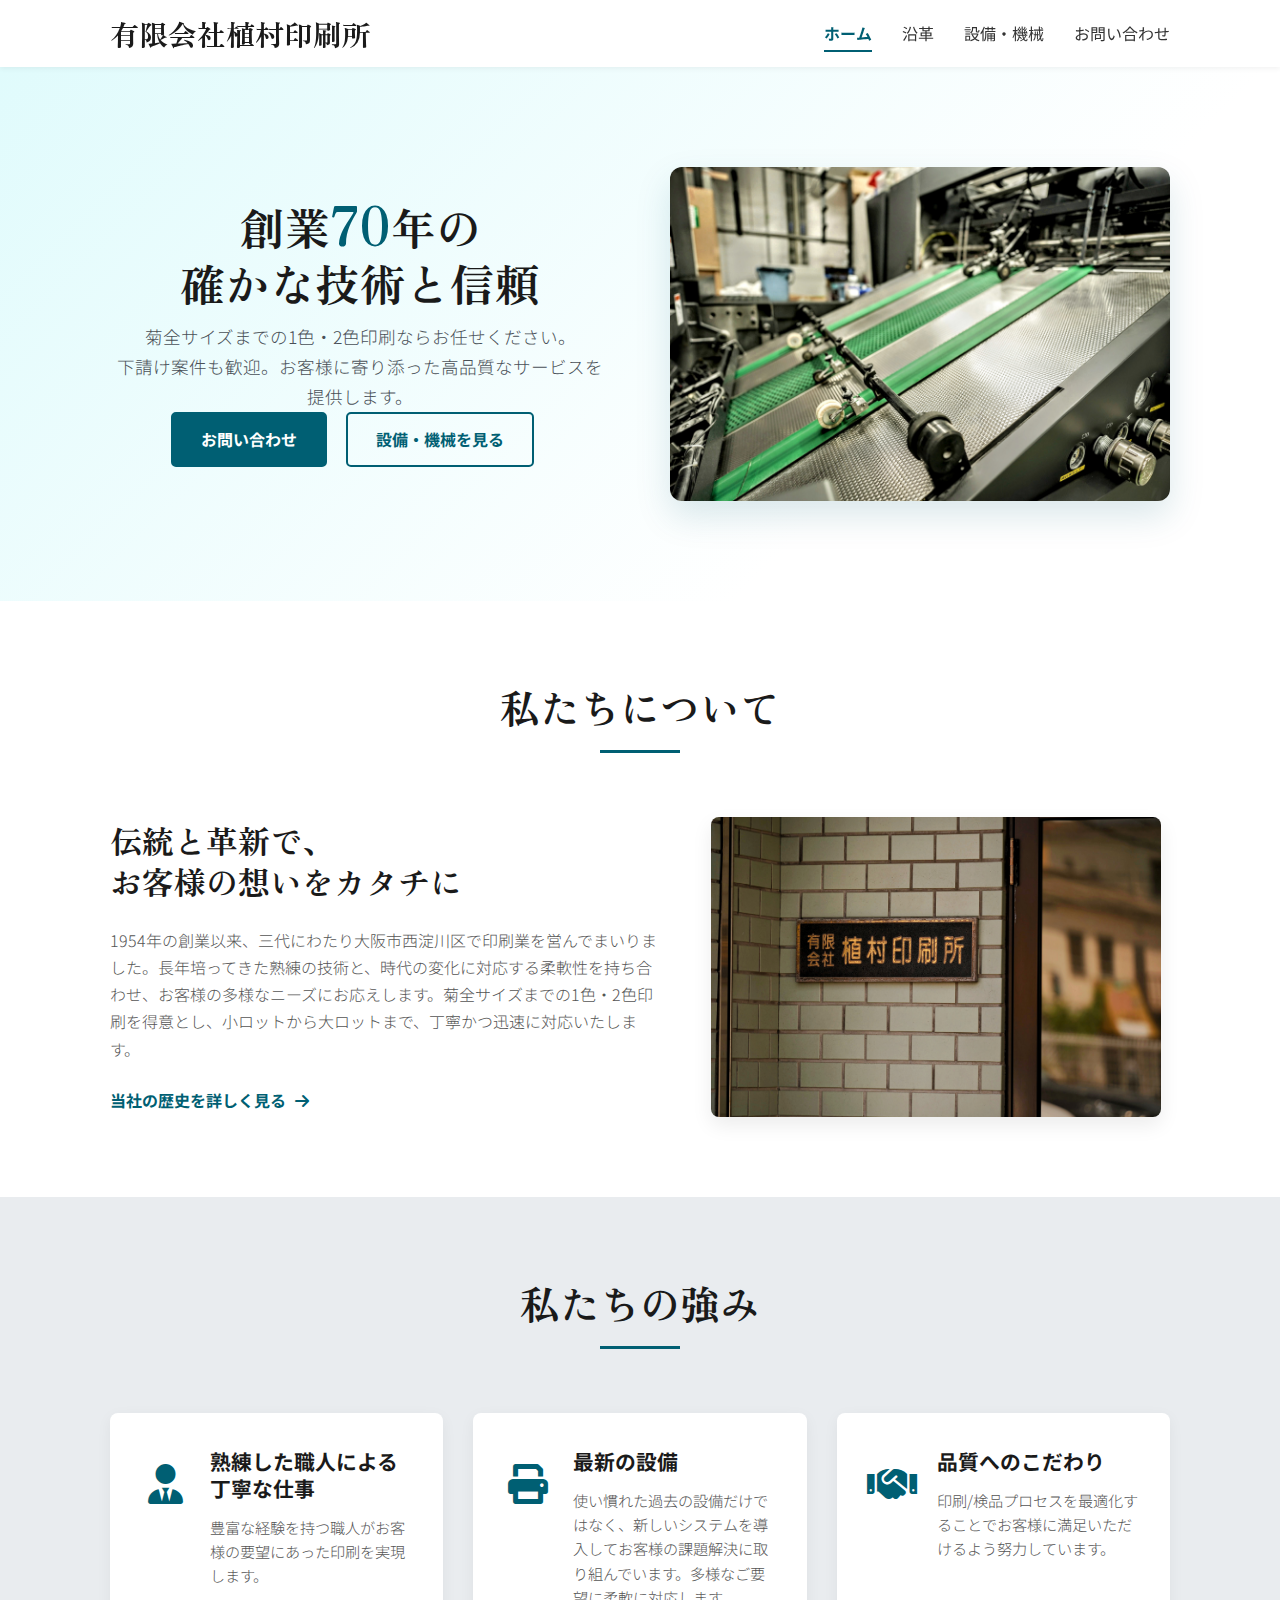
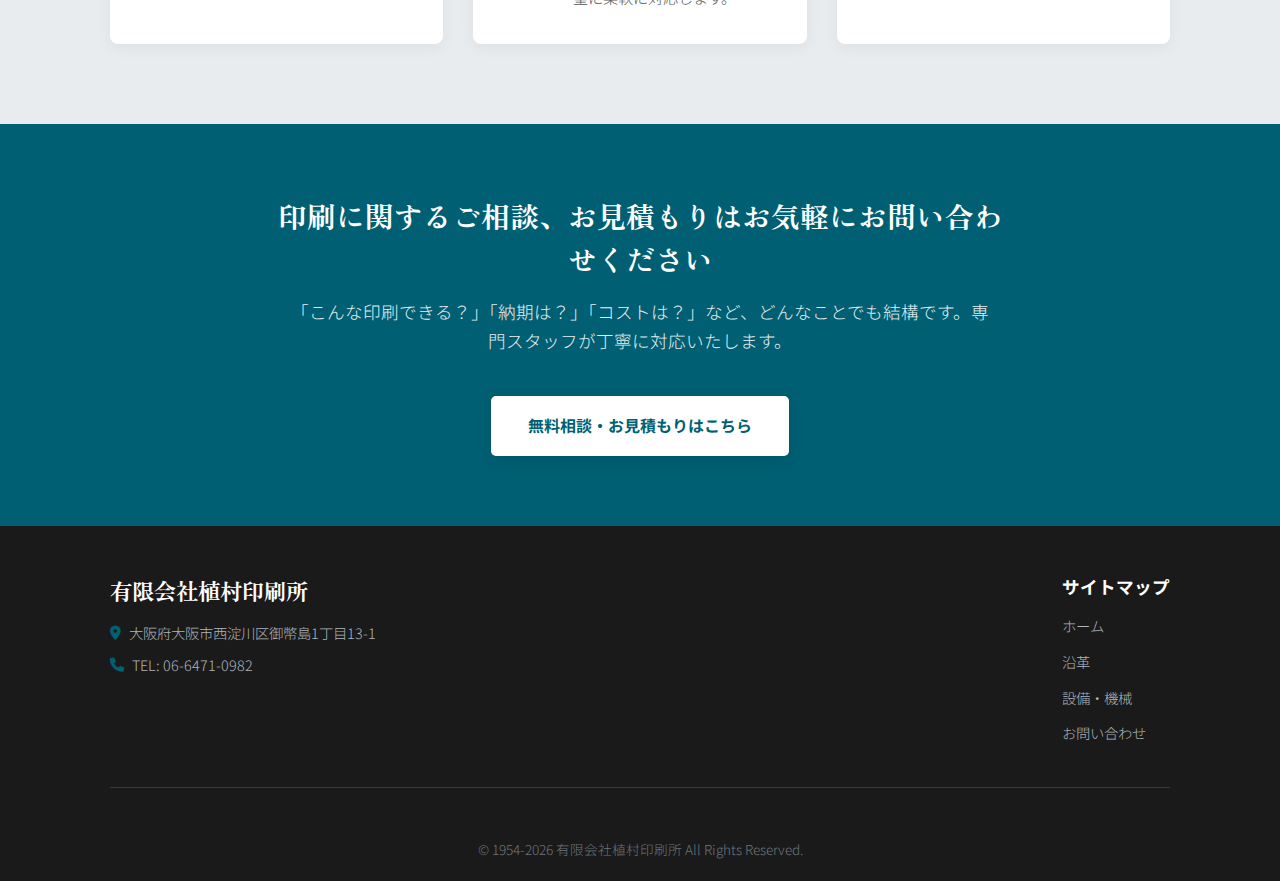
<file: docs/index.html>
<!DOCTYPE html>
<html lang="ja">
<head>
    <meta charset="UTF-8">
    <meta name="viewport" content="width=device-width, initial-scale=1.0">
    <meta name="description" content="有限会社植村印刷所 - 大阪、西淀川区にある創70年の伝統と革新を持つ印刷会社です。熟練した職人による確かな経験と、最新の印刷設備を用いたサービスでお客様の印刷における課題を解決します。">
    <title>有限会社植村印刷所 - 大阪の信頼できる印刷パートナー</title>
    <link rel="preconnect" href="https://fonts.googleapis.com">
    <link rel="preconnect" href="https://fonts.gstatic.com" crossorigin>
    <link href="https://fonts.googleapis.com/css2?family=Zen+Old+Mincho:wght@400;700&family=Noto+Sans+JP:wght@300;400;700&display=swap" rel="stylesheet">
    <link rel="icon" sizes="48x48" href="./favicon.ico" />
    <link rel="stylesheet" href="https://cdnjs.cloudflare.com/ajax/libs/font-awesome/6.0.0-beta3/css/all.min.css">
    <link rel="stylesheet" href="css/style.css">
</head>
<body>
    <header>
        <div class="container header-container"> 
            <div class="logo">
                <h1><a href="index.html">有限会社植村印刷所</a></h1>
            </div>
            <nav>
                <ul class="nav-links">
                    <li><a href="index.html" id="nav-home">ホーム</a></li>
                    <li><a href="company.html" id="nav-company">沿革</a></li>
                    <li><a href="facility.html" id="nav-work">設備・機械</a></li>
                    <li><a href="connection.html" id="nav-connection">お問い合わせ</a></li>
                </ul>
                <div class="burger">
                    <div class="first-line"></div>
                    <div class="second-line"></div>
                    <div class="third-line"></div>
                </div>
            </nav>
        </div>
    </header>

    <section class="hero">
        <div class="container hero-layout">
            <div class="hero-content">
                <h2>創業<span class="accent">70</span>年の<br>確かな技術と信頼</h2>
                <p>菊全サイズまでの1色・2色印刷ならお任せください。<br>下請け案件も歓迎。お客様に寄り添った高品質なサービスを提供します。</p>
                <div class="hero-buttons">
                    <a href="connection.html" class="btn btn-primary">お問い合わせ</a>
                    <a href="facility.html" class="btn btn-outline">設備・機械を見る</a>
                </div>
            </div>
            <div class="hero-image-column">
                <img src="images/2023-radder.jpg" alt="植村印刷所の印刷機と職人のイメージ">
               
            </div>
        </div>
    </section>

    <section class="about">
        <div class="container">
            <h2 class="section-title">私たちについて</h2>
            <div class="about-content">
                <div class="about-text">
                    <h3>伝統と革新で、<br>お客様の想いをカタチに</h3>
                    <p>1954年の創業以来、三代にわたり大阪市西淀川区で印刷業を営んでまいりました。長年培ってきた熟練の技術と、時代の変化に対応する柔軟性を持ち合わせ、お客様の多様なニーズにお応えします。菊全サイズまでの1色・2色印刷を得意とし、小ロットから大ロットまで、丁寧かつ迅速に対応いたします。</p>
                    <a href="company.html" class="text-link">当社の歴史を詳しく見る <i class="fas fa-arrow-right"></i></a>
                </div>
                <div class="about-image">
                    <img src="images/kanban.jpg" alt="植村印刷所の作業風景" loading="lazy">
                </div>
            </div>
        </div>
    </section>

    <section class="features">
        <div class="container">
            <h2 class="section-title">私たちの強み</h2>
            <div class="feature-cards">
                <div class="feature-card">
                    <div class="feature-icon">
                        <i class="fas fa-user-tie" aria-hidden="true"></i>
                    </div>
                    <div class="feature-text">
                        <h3>熟練した職人による丁寧な仕事</h3>
                        <p>豊富な経験を持つ職人がお客様の要望にあった印刷を実現します。</p>
                    </div>
                </div>
                <div class="feature-card">
                    <div class="feature-icon">
                        <i class="fas fa-print" aria-hidden="true"></i> 
                    </div>
                     <div class="feature-text">
                        <h3>最新の設備</h3>
                        <p>使い慣れた過去の設備だけではなく、新しいシステムを導入してお客様の課題解決に取り組んでいます。多様なご要望に柔軟に対応します。</p>
                    </div>
                </div>
                <div class="feature-card">
                     <div class="feature-icon">
                        <i class="fas fa-handshake" aria-hidden="true"></i>
                    </div>
                     <div class="feature-text">
                        <h3>品質へのこだわり</h3>
                        <p>印刷/検品プロセスを最適化することでお客様に満足いただけるよう努力しています。</p>
                    </div>
                </div>
            </div>
        </div>
    </section>

    <section class="cta">
        <div class="container">
            <h2>印刷に関するご相談、お見積もりは<br class="sp-br">お気軽にお問い合わせください</h2>
            <p>「こんな印刷できる？」「納期は？」「コストは？」など、<br class="sp-br">どんなことでも結構です。専門スタッフが丁寧に対応いたします。</p>
            <a href="connection.html" class="btn btn-primary btn-large">無料相談・お見積もりはこちら</a>
        </div>
    </section>

    <footer>
        <div class="container">
            <div class="footer-content">
                <div class="footer-info"> 
                    <h3>有限会社植村印刷所</h3>
                    <p><i class="fas fa-map-marker-alt"></i> 大阪府大阪市西淀川区御幣島1丁目13-1</p>
                    <p><i class="fas fa-phone"></i> TEL: 06-6471-0982</p>
                </div>
                <div class="footer-links">
                    <h4>サイトマップ</h4>
                    <ul>
                        <li><a href="index.html">ホーム</a></li>
                        <li><a href="company.html">沿革</a></li>
                        <li><a href="facility.html">設備・機械</a></li>
                        <li><a href="connection.html">お問い合わせ</a></li>
                    </ul>
                </div>
                 </div>
            <div class="footer-bottom">
                <p>&copy; 1954-<span id="current-year"></span> 有限会社植村印刷所 All Rights Reserved.</p>
            </div>
        </div>
    </footer>

    <script src="js/script.js"></script>
</body>
</html>
</file>
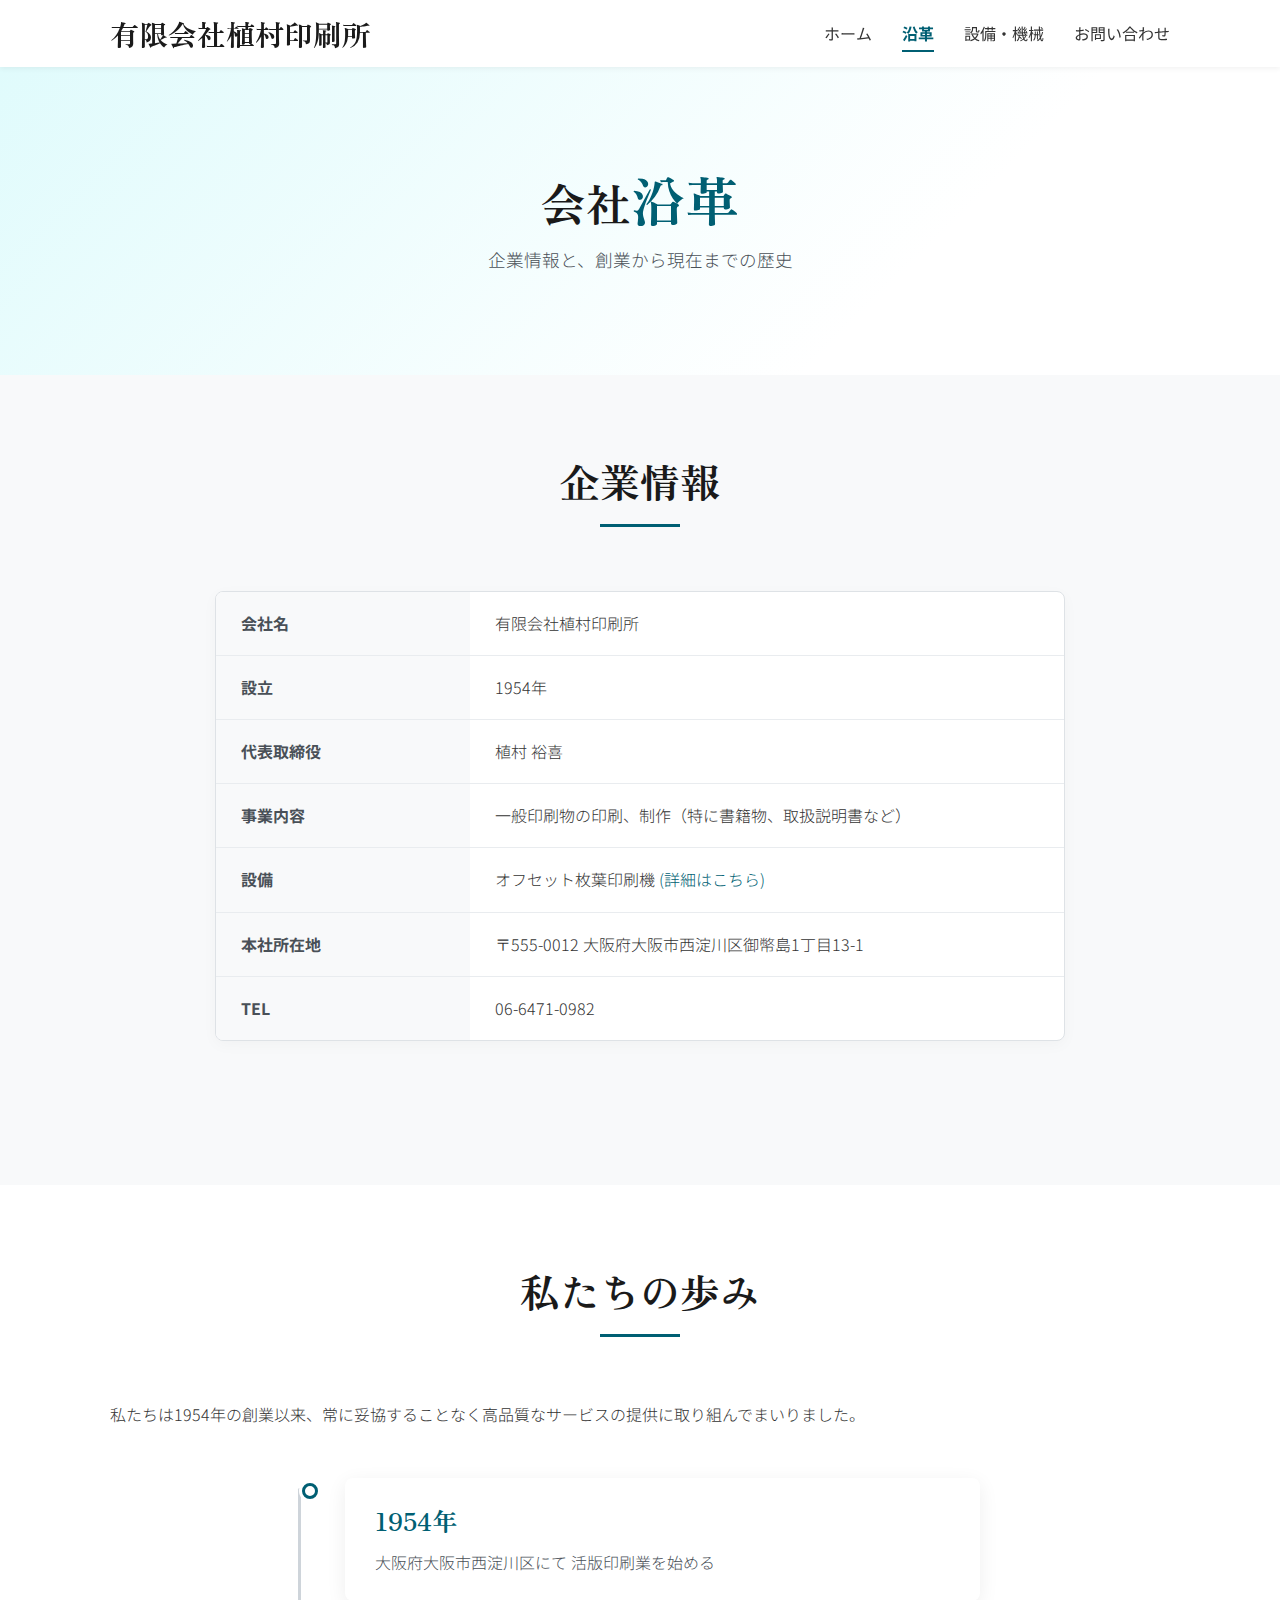
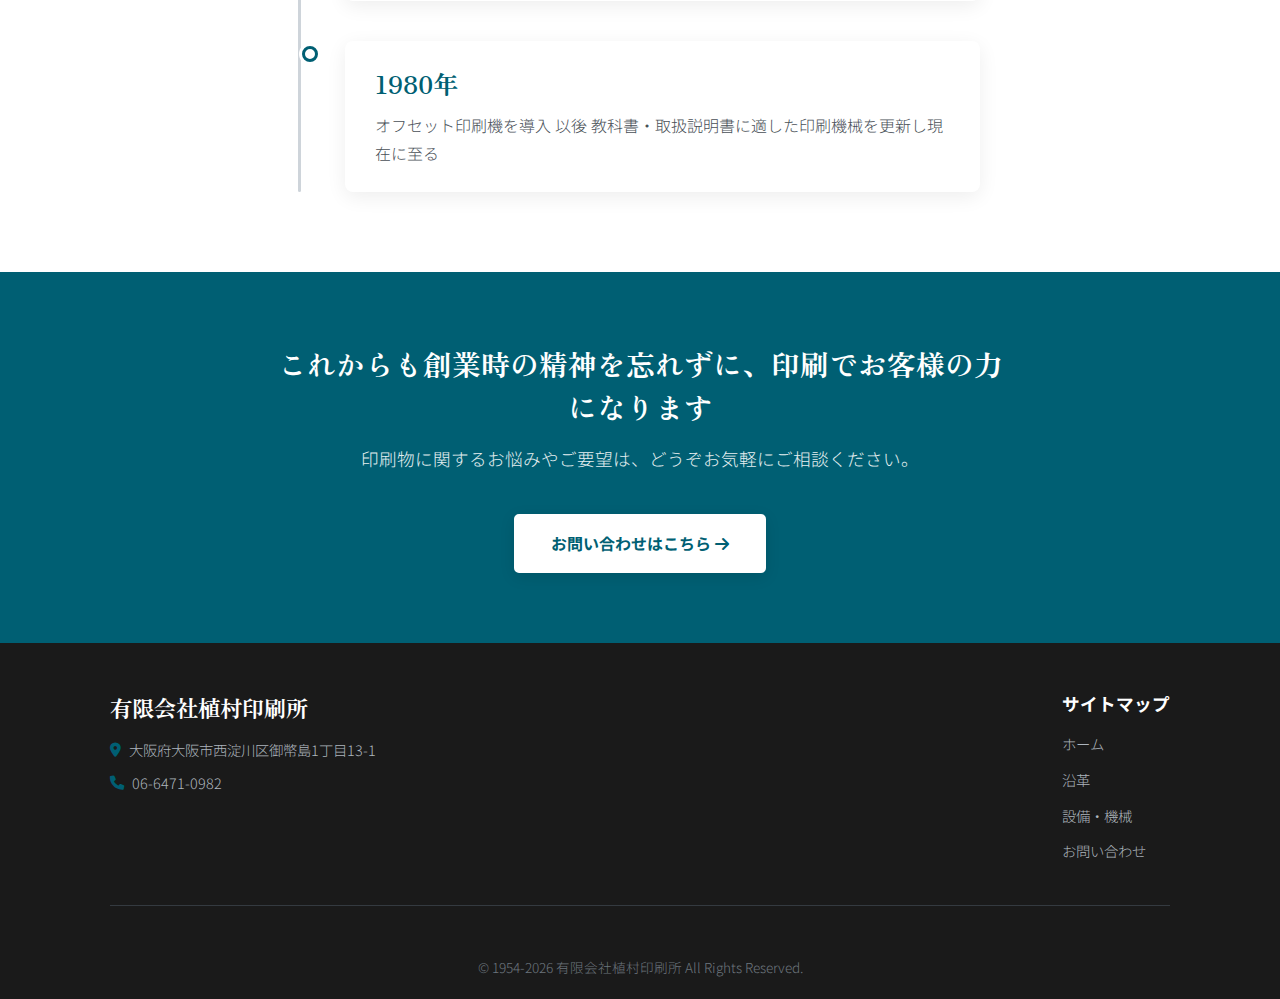
<file: docs/company.html>
<!DOCTYPE html>
<html lang="ja">
<head>
    <meta charset="UTF-8">
    <meta name="viewport" content="width=device-width, initial-scale=1.0">
    <title>会社沿革 - 有限会社植村印刷所</title>
    <meta name="description" content="有限会社植村印刷所の企業情報と、1940年の創業以来受け継がれてきた技術と信頼の歩み（沿革）をご紹介します。">

    <link rel="preconnect" href="https://fonts.googleapis.com">
    <link rel="preconnect" href="https://fonts.gstatic.com" crossorigin>
    <link href="https://fonts.googleapis.com/css2?family=Noto+Sans+JP:wght@300;400;700&family=Zen+Old+Mincho:wght@700&display=swap" rel="stylesheet">

    <link rel="icon" href="./favicon.ico" />

    <link rel="stylesheet" href="css/style.css">
    <link rel="stylesheet" href="https://cdnjs.cloudflare.com/ajax/libs/font-awesome/6.0.0-beta3/css/all.min.css">
</head>

<body>
    <header>
        <div class="container header-container">
            <div class="logo">
                <h1><a href="index.html">有限会社植村印刷所</a></h1>
            </div>
            <nav>
                <ul class="nav-links">
                    <li><a href="index.html" id="nav-home">ホーム</a></li>
                    <li><a href="company.html" id="nav-company" class="active">沿革</a></li>
                    <li><a href="facility.html" id="nav-work">設備・機械</a></li>
                    <li><a href="connection.html" id="nav-connection">お問い合わせ</a></li>
                </ul>
                <div class="burger">
                    <div class="first-line"></div>
                    <div class="second-line"></div>
                    <div class="third-line"></div>
                </div>
            </nav>
        </div>
    </header>

    <section class="hero"> <div class="container">
            <div class="hero-content">
                <h2 class="font-zen">会社<span class="accent">沿革</span></h2>
                <p>企業情報と、創業から現在までの歴史</p>
            </div>
        </div>
    </section>

    <section class="company">
        <div class="container">
            <h2 class="section-title">企業情報</h2>
            <div class="company-info">
                <table class="info-table">
                    <tr>
                        <th>会社名</th>
                        <td>有限会社植村印刷所</td>
                    </tr>
                    <tr>
                        <th>設立</th>
                        <td>1954年</td>
                    </tr>
                    <tr>
                        <th>代表取締役</th>
                        <td>植村 裕喜</td>
                    </tr>
                    <tr>
                        <th>事業内容</th>
                        <td>一般印刷物の印刷、制作（特に書籍物、取扱説明書など）</td>
                    </tr>
                    <tr>
                        <th>設備</th>
                        <td>オフセット枚葉印刷機 <a href="facility.html" class="link-arrow">(詳細はこちら)</a></td>
                    </tr>
                    <tr>
                        <th>本社所在地</th>
                         <td>〒555-0012 大阪府大阪市西淀川区御幣島1丁目13-1</td>
                    </tr>
                     <tr>
                        <th>TEL</th>
                        <td>06-6471-0982</td>
                    </tr>
                    </table>
            </div>
        </div>
    </section>

    <section class="company"> <div class="container">
            <h2 class="section-title">私たちの歩み</h2>
            <p class="timeline-intro">
                 私たちは1954年の創業以来、常に妥協することなく高品質なサービスの提供に取り組んでまいりました。
            </p>
            <div class="timeline">
                <div class="timeline-item">
                    <div class="timeline-content">
                        <h3>1954年</h3>
                        <p>大阪府大阪市西淀川区にて 活版印刷業を始める</p>
                    </div>
                </div>
                <div class="timeline-item">
                    <div class="timeline-content">
                        <h3>1980年</h3>
                        <p>オフセット印刷機を導入 以後 教科書・取扱説明書に適した印刷機械を更新し現在に至る</p>
                    </div>
                </div>
            </div>
        </div>
    </section>

    <section class="cta">
        <div class="container">
            <h2>これからも創業時の精神を忘れずに、<br class="sp-br">印刷でお客様の力になります</h2>
             <p>印刷物に関するお悩みやご要望は、どうぞお気軽にご相談ください。</p>
            <a href="connection.html" class="btn btn-primary">お問い合わせはこちら <i class="fas fa-arrow-right btn-icon-right"></i></a>
        </div>
    </section>

    <footer>
        <div class="container">
            <div class="footer-content">
                <div class="footer-info"> <h3>有限会社植村印刷所</h3>
                    <p><i class="fas fa-map-marker-alt icon-left"></i> 大阪府大阪市西淀川区御幣島1丁目13-1</p>
                    <p><i class="fas fa-phone icon-left"></i> 06-6471-0982</p>
                </div>
                <div class="footer-links">
                    <h4>サイトマップ</h4>
                    <ul>
                        <li><a href="index.html">ホーム</a></li>
                        <li><a href="company.html">沿革</a></li>
                        <li><a href="facility.html">設備・機械</a></li>
                        <li><a href="connection.html">お問い合わせ</a></li>
                    </ul>
                </div>
                 </div>
            <div class="footer-bottom">
                <p>&copy; 1954-<span id="current-year"></span> 有限会社植村印刷所 All Rights Reserved.</p>
            </div>
        </div>
    </footer>

    <script src="js/script.js"></script>
    <script>
        // コピーライトの年を動的に更新
        document.getElementById('current-year').textContent = new Date().getFullYear();

        // ナビゲーションのアクティブ状態を設定 (クラスを付与する方式)
        // style.css で .nav-links a.active {} のスタイルが定義されている前提
        // const currentPage = window.location.pathname.split('/').pop();
        // if (currentPage === 'company.html') {
        //     document.getElementById('nav-company').classList.add('active');
        // }
        // script.js で pathname を見て一括処理する方が効率的
    </script>
</body>
</html>
</file>
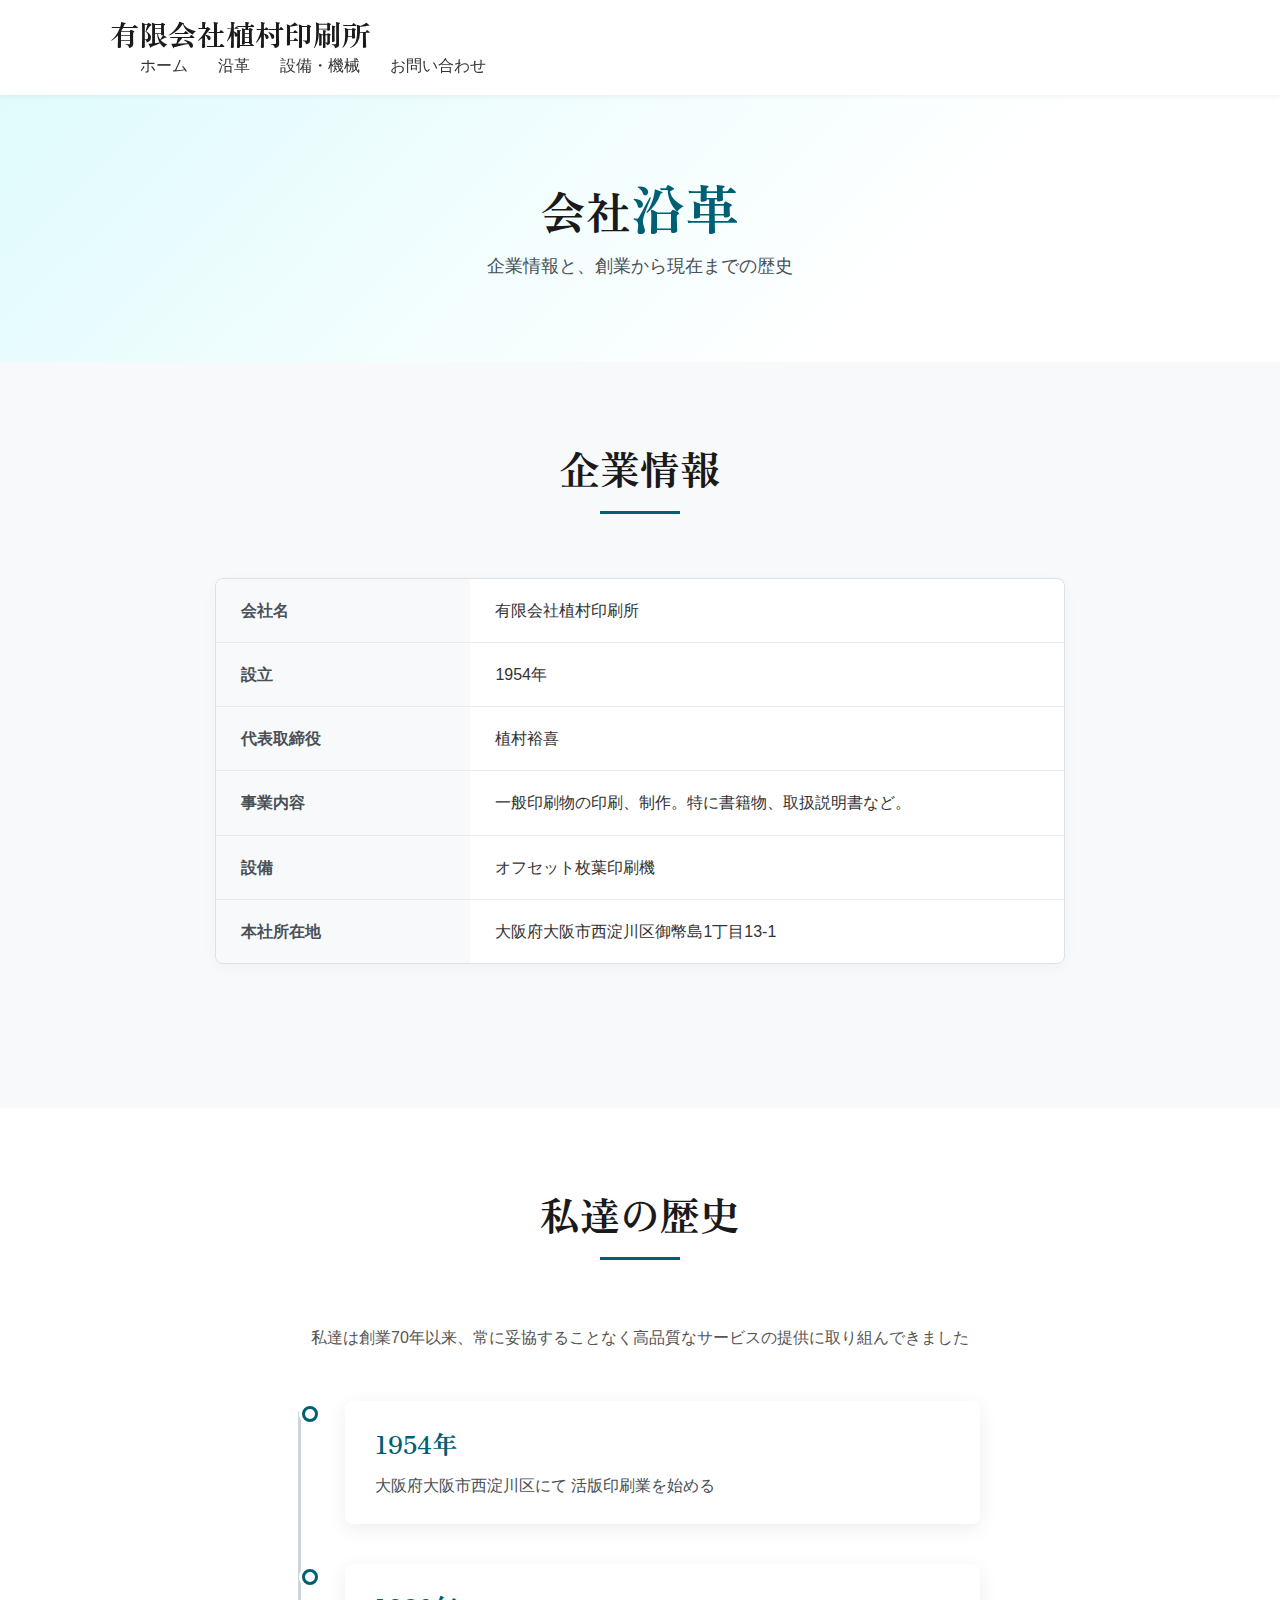
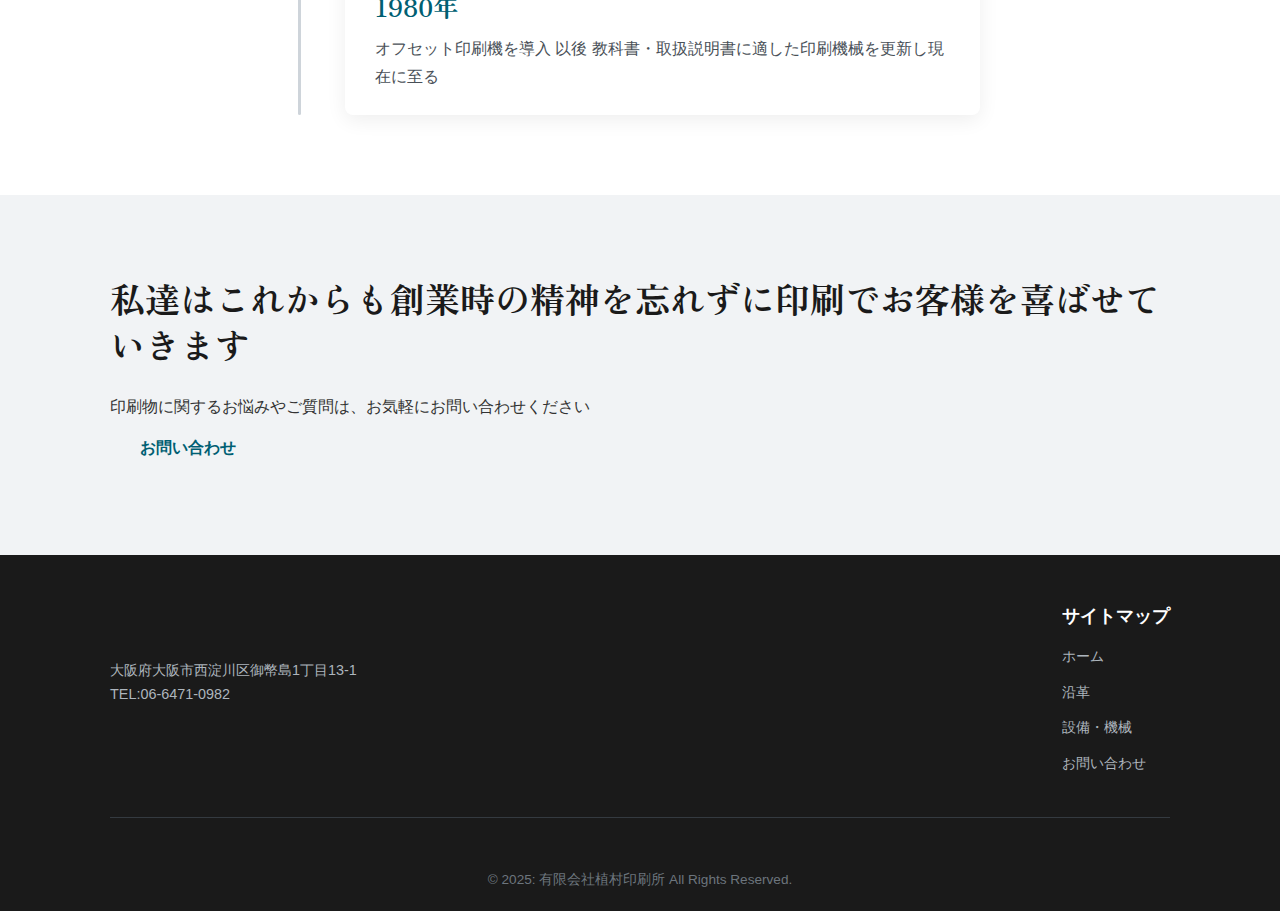
<file: docs/company_back.html>
<!DOCTYPE html>
<html lang="ja">
<head>
    <meta charset="UTF-8">
    <meta name="viewport" content="width=device-width, initial-scale=1.0">
    <title>会社沿革 - 大阪にある有限会社植村印刷所の沿革、設備、社長からのメッセージ</title>
    <meta name="description" content="有限会社植村印刷所は1940年の創業以来、地域の印刷を支え続けてきました。三代にわたり受け継がれた技術と信頼の歩みをご覧ください。">
    <link rel="preconnect" href="https://fonts.googleapis.com">
    <link rel="preconnect" href="https://fonts.gstatic.com" crossorigin>
    <link href="https://fonts.googleapis.com/css2?family=Zen+Old+Mincho&display=swap" rel="stylesheet">
    <link rel="icon" sizes="48x48" href="./favicon.ico" />
    
    <link rel="stylesheet" href="css/style.css">
    <link rel="stylesheet" href="https://cdnjs.cloudflare.com/ajax/libs/font-awesome/6.0.0-beta3/css/all.min.css">
</head>

<body>
    <header>
        <link rel="icon" sizes="48x48" href="/favicon.ico" />
        <div class="container">
            <div class="logo">
                <h1><a href="index.html">有限会社植村印刷所</a></h1>
            </div>
            <nav>
                <ul class="nav-links">
                    <li><a href="index.html" id="nav-home">ホーム</a></li>
                    <li><a href="company.html" id="nav-company">沿革</a></li>
                    <li><a href="facility.html" id="nav-work">設備・機械</a></li>
                    <li><a href="connection.html" id="nav-connection">お問い合わせ</a></li>
                </ul>
                <div class="burger">
                    <div class="first-line"></div>
                    <div class="second-line"></div>
                    <div class="third-line"></div>
                </div>
            </nav>
        </div>
    </header>

    <section class="hero" style="padding: 80px 0;">
        <div class="container">
            <div class="hero-content">
                <h2 class="font-zen">会社<span class="accent">沿革</span></h2>
                <p>企業情報と、創業から現在までの歴史</p>
            </div>
        </div>
    </section>

    <section class="company">
        <div class="container">
            <h2 class="section-title">企業情報</h2>
            <div class="company-info">
                <table class="info-table">
                    <tr>
                        <th>会社名</th>
                        <td>有限会社植村印刷所</td>
                    </tr>
                    <tr>
                        <th>設立</th>
                        <td>1954年</td>
                    </tr>
                    <tr>
                        <th>代表取締役</th>
                        <td>植村裕喜</td>
                    </tr>
                    <tr>
                        <th>事業内容</th>
                        <td>一般印刷物の印刷、制作。特に書籍物、取扱説明書など。</td>
                    </tr>
                    <tr>
                        <th>設備</th>
                        <td>オフセット枚葉印刷機</td>
                    </tr>
                    <tr>
                        <th>本社所在地</th>
                        <td>大阪府大阪市西淀川区御幣島1丁目13-1</td>
                    </tr>
                </table>
            </div>
        </div>
    </section>

    <section class="company">
        <div class="container">
            <h2 class="section-title">私達の歴史</h2>
            <p style="text-align: center; margin-bottom: 50px;">私達は創業70年以来、常に妥協することなく高品質なサービスの提供に取り組んできました</p>
            <div class="timeline">
                <div class="timeline-item">
                    <div class="timeline-content">
                        <h3>1954年</h3>
                        <p>大阪府大阪市西淀川区にて 活版印刷業を始める</p>
                    </div>
                </div>
                <div class="timeline-item">
                    <div class="timeline-content">
                        <h3>1980年</h3>
                        <p>オフセット印刷機を導入 以後 教科書・取扱説明書に適した印刷機械を更新し現在に至る</p>
                    </div>
                </div>
            </div>
        </div>
    </section>

    <section class="request">
        <div class="container">
            <h2>私達はこれからも創業時の精神を忘れずに印刷でお客様を喜ばせていきます</h2>
            <p>印刷物に関するお悩みやご質問は、お気軽にお問い合わせください</p>
            <a href="connection.html" class="btn">お問い合わせ</a>
        </div>
    </section>

    <footer>
        <div class="container">
            <div class="footer-content">
                <div class="footer-logo">
                    <h3>有限会社植村印刷所</h3>
                    <p>大阪府大阪市西淀川区御幣島1丁目13-1</p>
                    <p>TEL:06-6471-0982</p>
                </div>
                <div class="footer-links">
                    <h4>サイトマップ</h4>
                    <ul>
                        <li><a href="index.html">ホーム</a></li>
                        <li><a href="company.html">沿革</a></li>
                        <li><a href="facility.html">設備・機械</a></li>
                        <li><a href="connection.html">お問い合わせ</a></li>
                    </ul>
                </div>
            </div>
            <div class="footer-bottom">
                <p>&copy; 2025: 有限会社植村印刷所 All Rights Reserved.</p>
            </div>
        </div>
    </footer>

    <script src="js/script.js"></script>
</body>

</html>
</file>
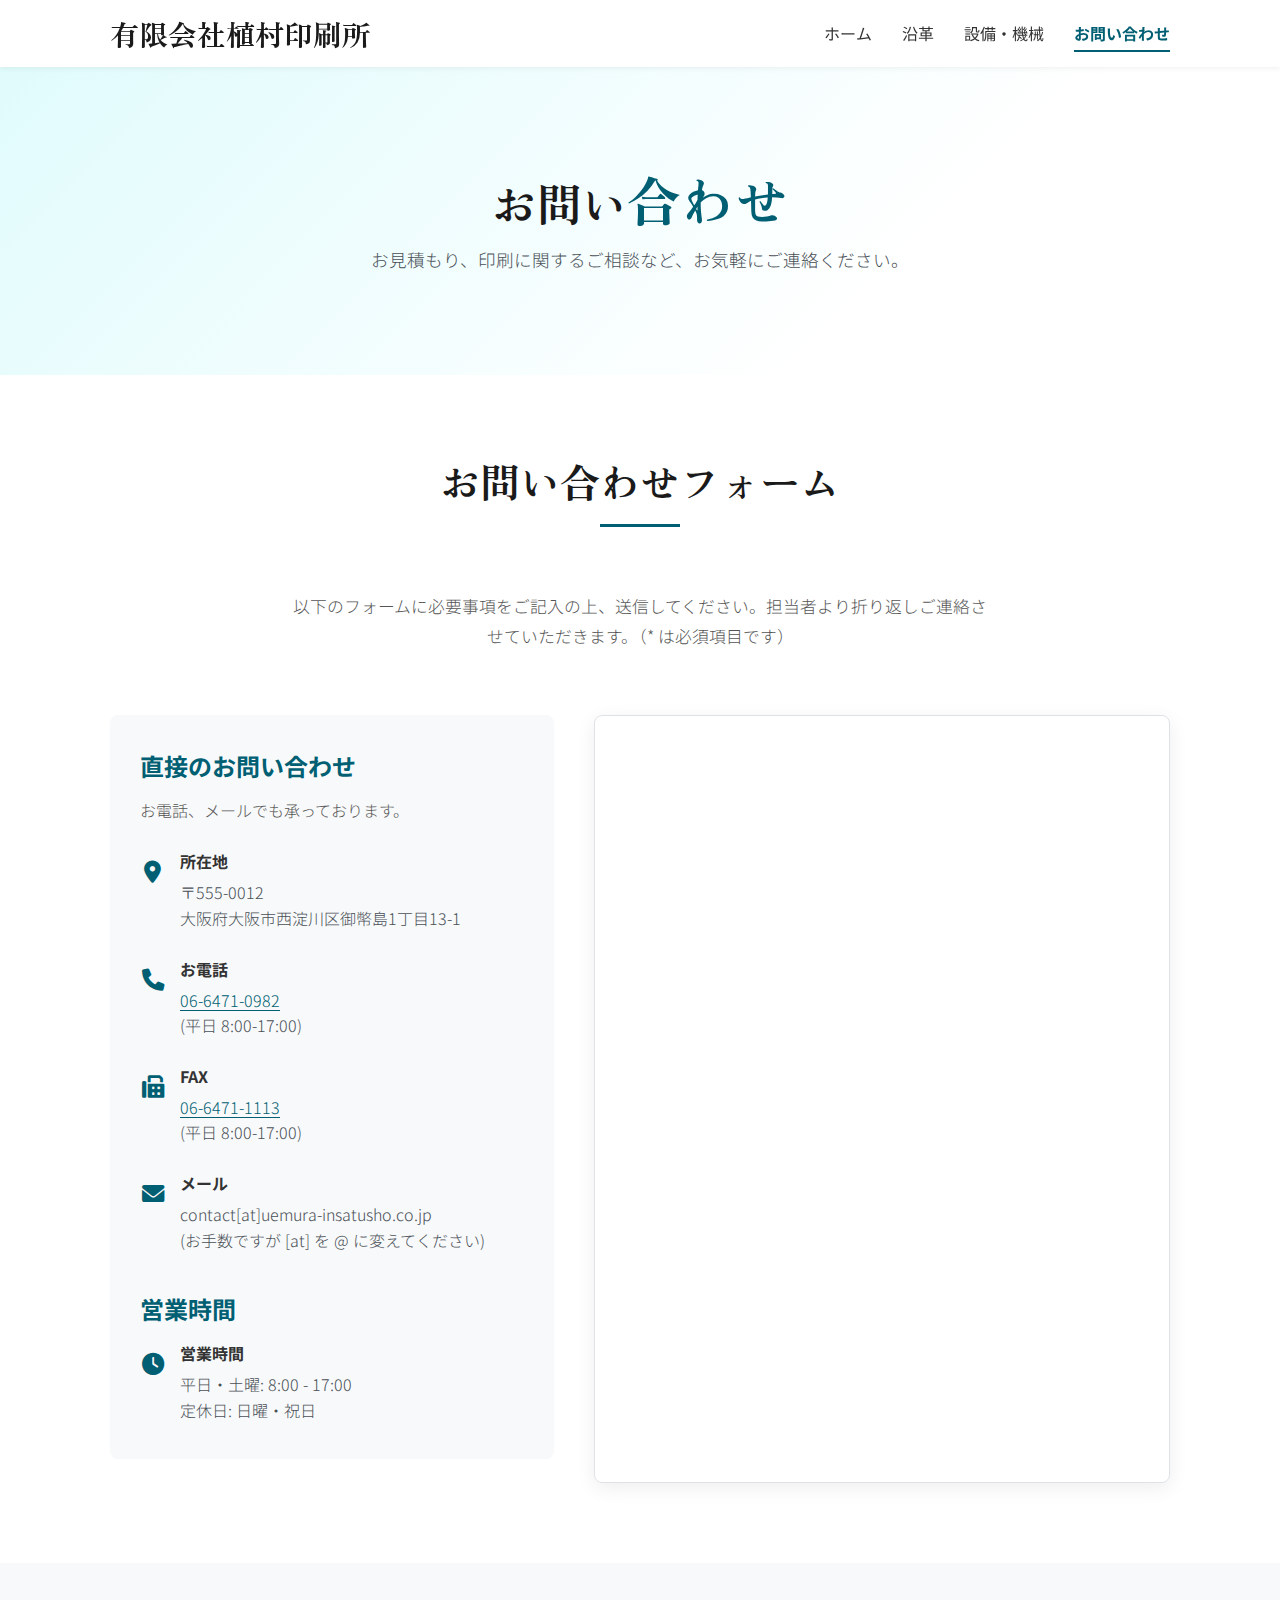
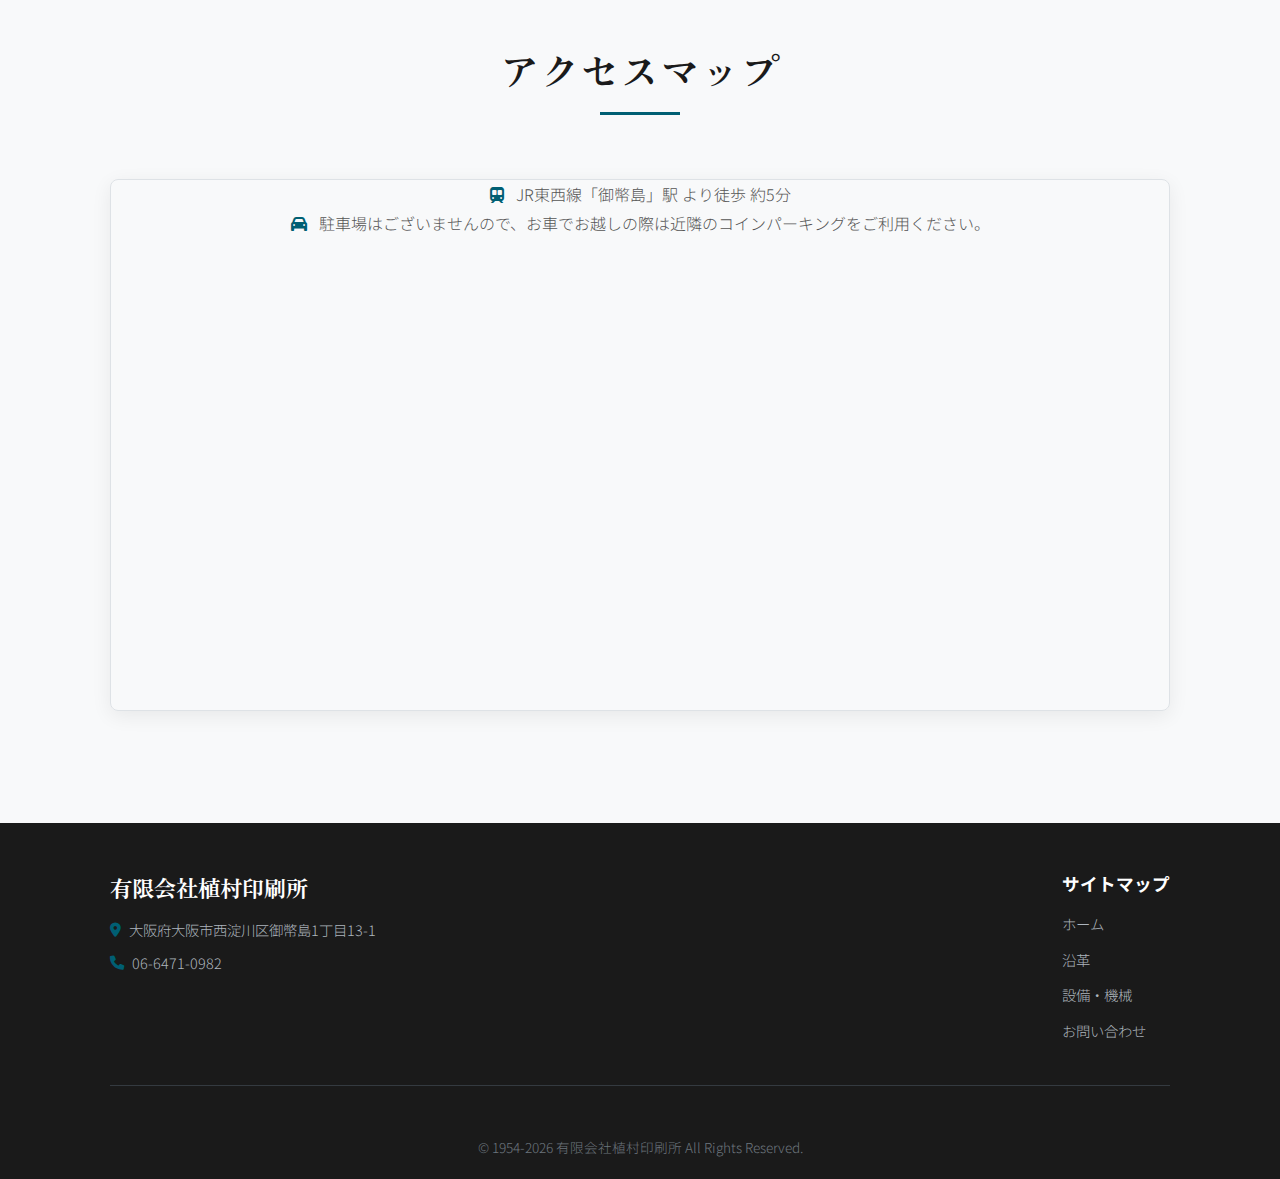
<file: docs/connection.html>
<!DOCTYPE html>
<html lang="ja">
<head>
    <meta charset="UTF-8">
    <meta name="viewport" content="width=device-width, initial-scale=1.0">
    <title>お問い合わせ - 有限会社植村印刷所</title> <meta name="description" content="大阪市西淀川区の有限会社植村印刷所へのお問い合わせはこちらから。印刷に関するご質問、お見積もりのご依頼などお気軽にご連絡ください。アクセスマップも掲載しています。">

    <link rel="preconnect" href="https://fonts.googleapis.com">
    <link rel="preconnect" href="https://fonts.gstatic.com" crossorigin>
    <link href="https://fonts.googleapis.com/css2?family=Noto+Sans+JP:wght@300;400;700&family=Zen+Old+Mincho:wght@700&display=swap" rel="stylesheet">

    <link rel="icon" href="./favicon.ico" />

    <link rel="stylesheet" href="css/style.css">
    <link rel="stylesheet" href="https://cdnjs.cloudflare.com/ajax/libs/font-awesome/6.0.0/css/all.min.css">
</head>

<body>
    <header>
        <div class="container header-container">
            <div class="logo">
                <h1><a href="index.html">有限会社植村印刷所</a></h1>
            </div>
            <nav>
                <ul class="nav-links">
                    <li><a href="index.html" id="nav-home">ホーム</a></li>
                    <li><a href="company.html" id="nav-company">沿革</a></li>
                    <li><a href="facility.html" id="nav-work">設備・機械</a></li>
                    <li><a href="connection.html" id="nav-connection" class="active">お問い合わせ</a></li>
                </ul>
                <div class="burger">
                    <div class="first-line"></div>
                    <div class="second-line"></div>
                    <div class="third-line"></div>
                </div>
            </nav>
        </div>
    </header>

    <section class="hero"> <div class="container">
            <div class="hero-content">
                <h2 class="font-zen">お問い<span class="accent">合わせ</span></h2>
                <p>お見積もり、印刷に関するご相談など、お気軽にご連絡ください。</p>
            </div>
        </div>
    </section>

    <section class="contact-section">
        <div class="container">
            <h2 class="section-title">お問い合わせフォーム</h2>
            <p class="contact-intro">
                以下のフォームに必要事項をご記入の上、送信してください。<br class="sp-br">担当者より折り返しご連絡させていただきます。（* は必須項目です）
            </p>

            <div class="contact-container">
                <div class="contact-info">
                    <h3>直接のお問い合わせ</h3>
                    <p>お電話、メールでも承っております。</p>

                    <div class="info-item">
                        <div class="info-icon">
                            <i class="fa-solid fa-location-dot"></i> </div>
                        <div class="info-text">
                            <strong>所在地</strong>
                             <p>〒555-0012<br>大阪府大阪市西淀川区御幣島1丁目13-1</p>
                        </div>
                    </div>

                    <div class="info-item">
                        <div class="info-icon">
                            <i class="fa-solid fa-phone"></i> </div>
                         <div class="info-text">
                             <strong>お電話</strong>
                            <p><a href="tel:06-6471-0982" class="link-underline">06-6471-0982</a><br>(平日 8:00-17:00)</p>
                        </div>
                    </div>
                    <div class="info-item">
                        <div class="info-icon">
                            <i class="fa-solid fa-fax"></i> </div>
                         <div class="info-text">
                             <strong>FAX</strong>
                            <p><a href="tel:06-6471-1113" class="link-underline">06-6471-1113</a><br>(平日 8:00-17:00)</p>
                        </div>
                    </div>

                    <div class="info-item">
                        <div class="info-icon">
                            <i class="fa-solid fa-envelope"></i> </div>
                         <div class="info-text">
                             <strong>メール</strong>
                            <p>contact[at]uemura-insatusho.co.jp<br>(お手数ですが [at] を @ に変えてください)</p>
                             </div>
                    </div>

                    <h3 class="hours-title">営業時間</h3>
                    <div class="info-item">
                        <div class="info-icon">
                            <i class="fa-solid fa-clock"></i> </div>
                         <div class="info-text">
                             <strong>営業時間</strong>
                            <p>平日・土曜: 8:00 - 17:00 <br>定休日: 日曜・祝日</p>
                        </div>
                    </div>
                </div>

                <div class="contact-form">
                     <div class="google-form-wrapper">
                         <iframe
                            src="https://docs.google.com/forms/d/e/1FAIpQLScPBQSmXjYnt1ZhK1kOG5hbO1_8TvoPIEPIg3Tkd32L2-Lj_Q/viewform?embedded=true"
                            title="お問い合わせフォーム">読み込んでいます…</iframe>
                    </div>
                </div>
            </div>
        </div>
    </section>

    <section class="access-map">
        <div class="container">
             <h2 class="section-title">アクセスマップ</h2>
             <div class="map-container">
                <iframe src="https://www.google.com/maps/embed?pb=!1m18!1m12!1m3!1d6559.295234410241!2d135.45363558710235!3d34.71406690307811!2m3!1f0!2f0!3f0!3m2!1i1024!2i768!4f13.1!3m3!1m2!1s0x6000e5f210f9c385%3A0x680ce2bcd9a939c4!2z77yI5pyJ77yJ5qSN5p2R5Y2w5Yi35omA!5e0!3m2!1sen!2sjp!4v1747610668667!5m2!1sen!2sjp" width="600" height="450" style="border:0;" allowfullscreen="" loading="lazy" referrerpolicy="no-referrer-when-downgrade"></iframe>
             <p class="access-notes">
                 <i class="fa-solid fa-train-subway icon-left"></i> JR東西線「御幣島」駅 より徒歩 約5分<br>
                 <i class="fa-solid fa-car icon-left"></i> 駐車場はございませんので、お車でお越しの際は近隣のコインパーキングをご利用ください。
             </p>
        </div>
    </section>

    <footer>
        <div class="container">
            <div class="footer-content">
                <div class="footer-info">
                    <h3>有限会社植村印刷所</h3>
                     <p><i class="fa-solid fa-location-dot icon-left"></i> 大阪府大阪市西淀川区御幣島1丁目13-1</p>
                    <p><i class="fa-solid fa-phone icon-left"></i> 06-6471-0982</p>
                </div>
                <div class="footer-links">
                    <h4>サイトマップ</h4>
                    <ul>
                        <li><a href="index.html">ホーム</a></li>
                        <li><a href="company.html">沿革</a></li>
                        <li><a href="facility.html">設備・機械</a></li>
                        <li><a href="connection.html">お問い合わせ</a></li>
                    </ul>
                </div>
            </div>
            <div class="footer-bottom">
                 <p>&copy; 1954-<span id="current-year"></span> 有限会社植村印刷所 All Rights Reserved.</p>
            </div>
        </div>
    </footer>

    <script src="js/script.js"></script>
</body>
</html>
</file>
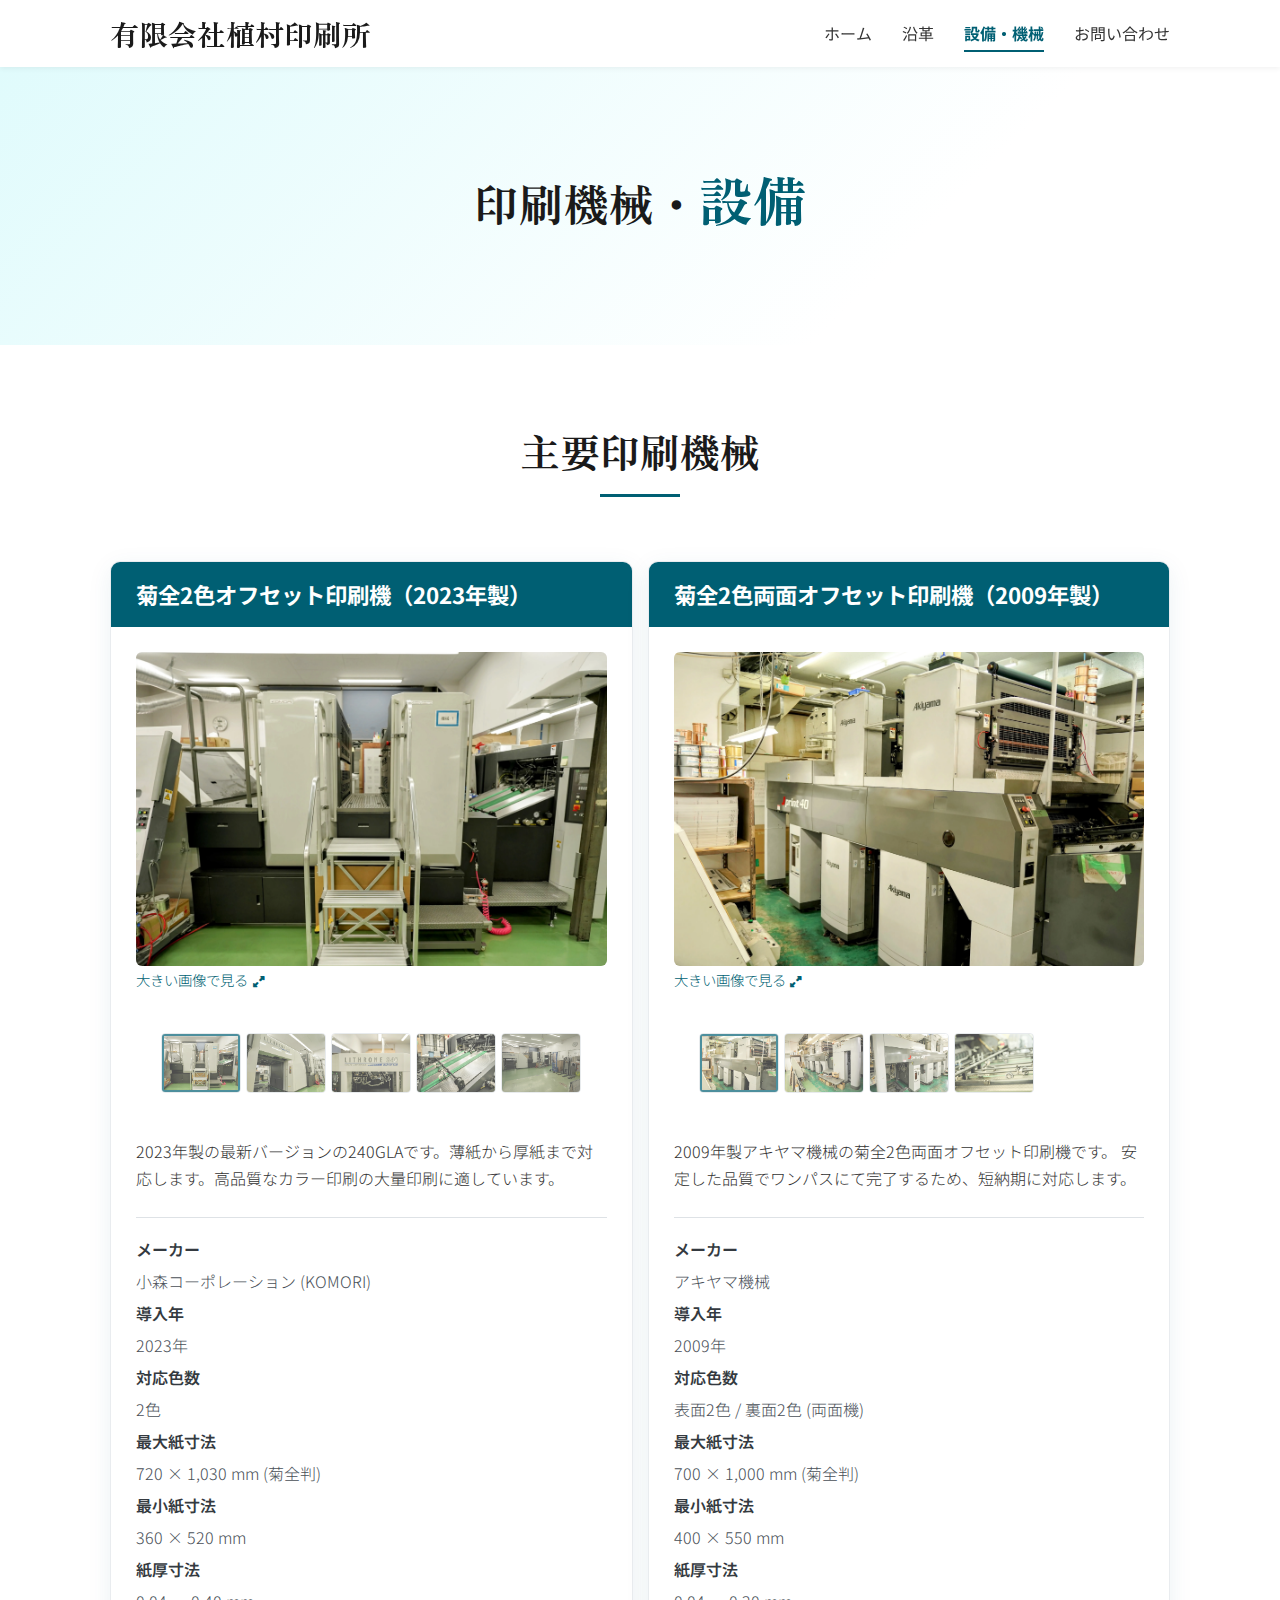
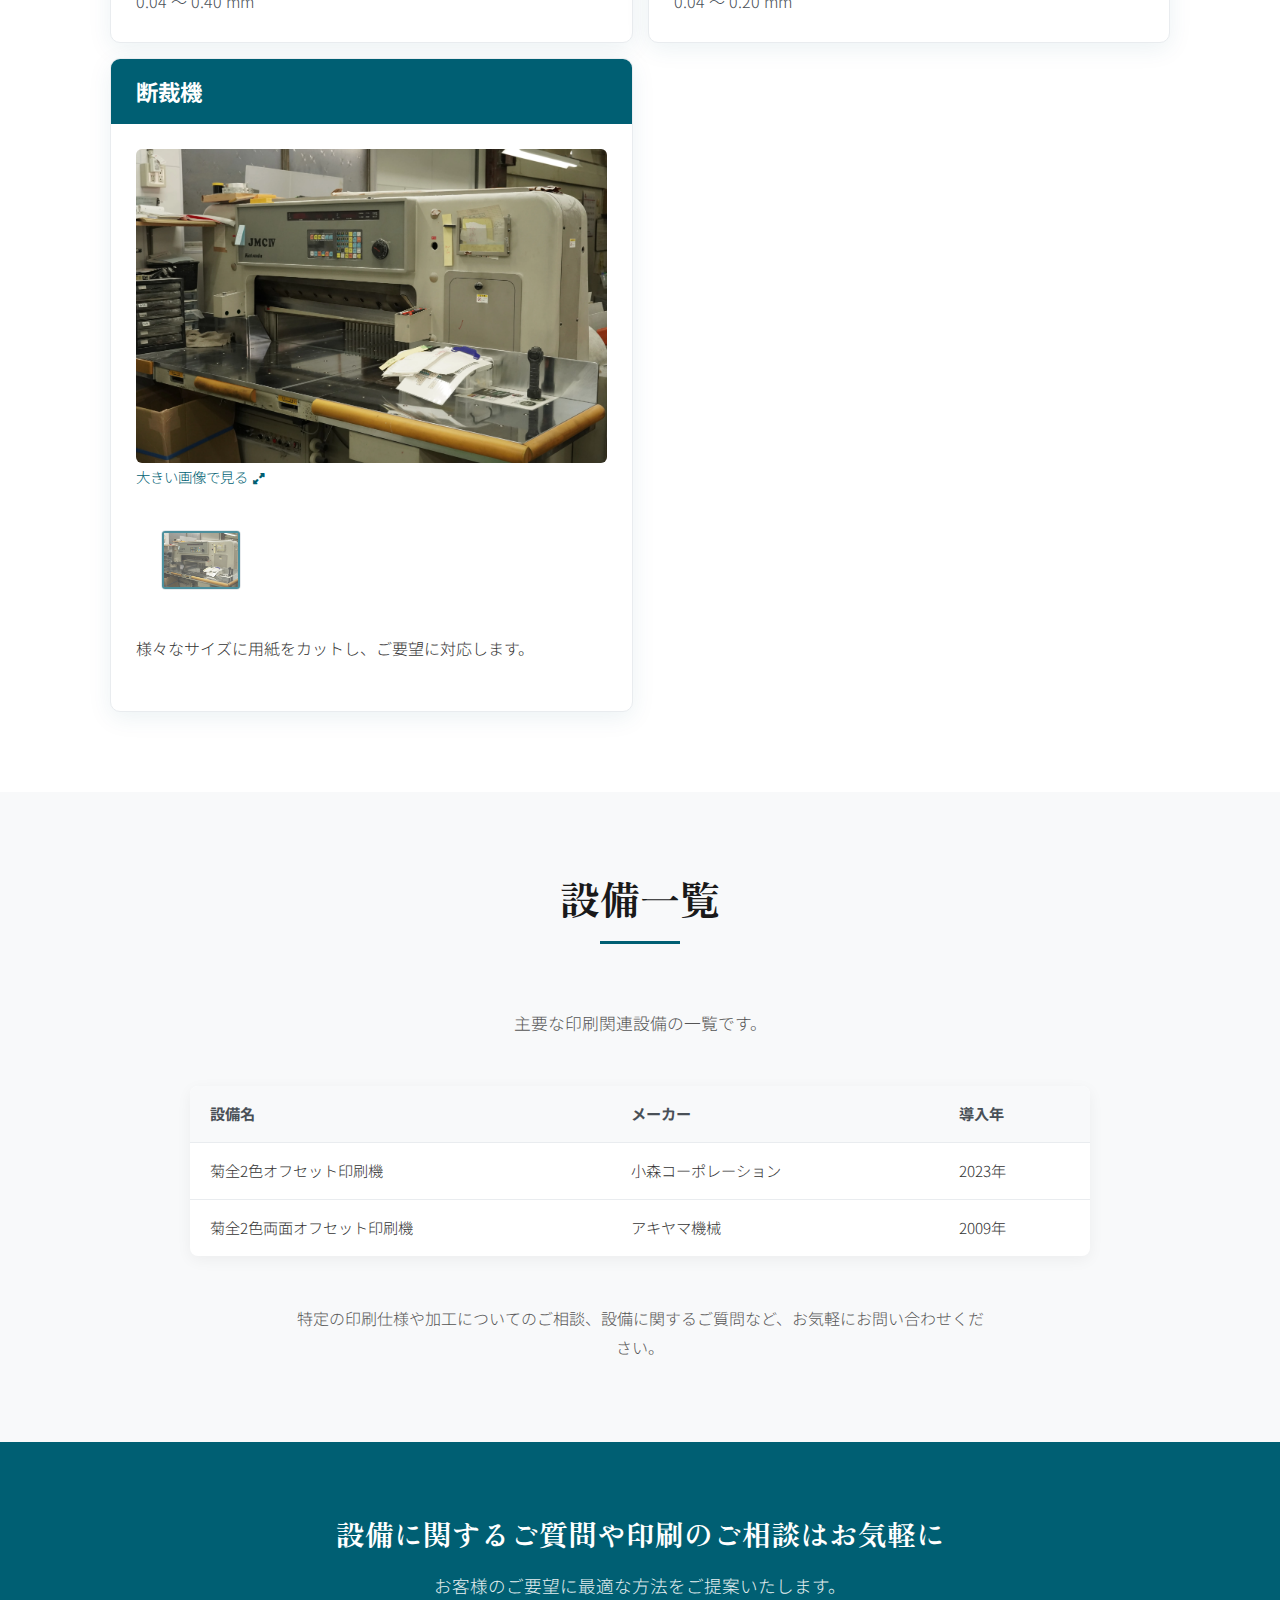
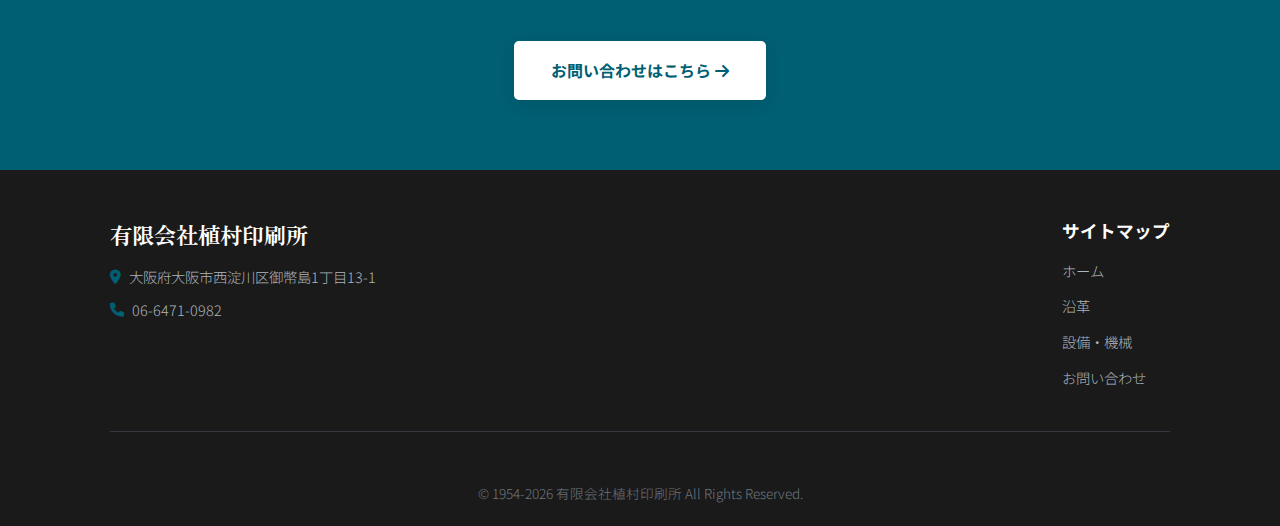
<file: docs/facility.html>
<!DOCTYPE html>
<html lang="ja">

<head>
    <meta charset="UTF-8">
    <meta name="viewport" content="width=device-width, initial-scale=1.0">
    <title>設備・機械 - 有限会社植村印刷所</title>
    <meta name="description" content="有限会社植村印刷所が保有する主要な印刷機械（オフセット印刷機、断裁機など）をご紹介します。高品質な印刷を実現するための設備をご覧ください。">

    <link rel="preconnect" href="https://fonts.googleapis.com">
    <link rel="preconnect" href="https://fonts.gstatic.com" crossorigin>
    <link
        href="https://fonts.googleapis.com/css2?family=Noto+Sans+JP:wght@300;400;700&family=Zen+Old+Mincho:wght@700&display=swap"
        rel="stylesheet">

    <link rel="icon" href="./favicon.ico" />

    <link rel="stylesheet" href="css/style.css">
    <link rel="stylesheet" href="https://unpkg.com/swiper@11/swiper-bundle.min.css">
    <link rel="stylesheet" href="https://cdnjs.cloudflare.com/ajax/libs/font-awesome/6.0.0/css/all.min.css">

    <script src="https://unpkg.com/swiper@11/swiper-bundle.min.js"></script>
</head>

<body>
    <header>
        <div class="container header-container">
            <div class="logo">
                <h1><a href="index.html">有限会社植村印刷所</a></h1>
            </div>
            <nav>
                <ul class="nav-links">
                    <li><a href="index.html" id="nav-home">ホーム</a></li>
                    <li><a href="company.html" id="nav-company">沿革</a></li>
                    <li><a href="facility.html" id="nav-work" class="active">設備・機械</a></li>
                    <li><a href="connection.html" id="nav-connection">お問い合わせ</a></li>
                </ul>
                <div class="burger">
                    <div class="first-line"></div>
                    <div class="second-line"></div>
                    <div class="third-line"></div>
                </div>
            </nav>
        </div>
    </header>

    <section class="hero">
        <div class="container">
            <div class="hero-content">
                <h2 class="font-zen">印刷機械・<span class="accent">設備</span></h2>
            </div>
        </div>
    </section>

    <section class="printers">
        <div class="container">
            <h2 class="section-title">主要印刷機械</h2>
            <div class="printer-grid">

                <div class="feature-card-facility">
                    <h3>菊全2色オフセット印刷機（2023年製）</h3>

                    <div class="machine-details-container">
                        <div class="main-image-container">
                            <img src="images/2023-two-top.webp" alt="菊全2色オフセット印刷機（2023年製）" class="main-printer-image">
                            <span class="view-larger-text">大きい画像で見る<i
                                    class="fa-solid fa-up-right-and-down-left-from-center icon-right"></i></span>
                        </div>
                        <div class="thumbnail-carousel-container">
                            <div class="swiper thumbnail-swiper">
                                <div class="swiper-wrapper">
                                    <div class="swiper-slide"><img src="images/2023-two-top.webp" alt="菊全2色オフセット印刷機 正面"
                                            class="thumbnail-image active"></div>
                                    <div class="swiper-slide"><img src="images/2023-down.webp" alt="菊全2色オフセット印刷機 排紙部"
                                            class="thumbnail-image"></div>
                                    <div class="swiper-slide"><img src="images/2023-head-bo.webp"
                                            alt="菊全2色オフセット印刷機 操作パネル" class="thumbnail-image"></div>
                                    <div class="swiper-slide"><img src="images/2023-radder.jpg" alt="菊全2色オフセット印刷機 給紙部"
                                            class="thumbnail-image"></div>
                                    <div class="swiper-slide"><img src="images/2023-all.JPG" alt="菊全2色オフセット印刷機 全体"
                                            class="thumbnail-image"></div>
                                </div>
                            </div>
                        </div>
                        <div class="description-area">
                            <p class="machine-summary">
                                2023年製の最新バージョンの240GLAです。薄紙から厚紙まで対応します。高品質なカラー印刷の大量印刷に適しています。
                            </p>
                            <dl class="machine-specs">
                                <dt>メーカー</dt>
                                <dd>小森コーポレーション (KOMORI)</dd>
                                <dt>導入年</dt>
                                <dd>2023年</dd>
                                <dt>対応色数</dt>
                                <dd>2色</dd>
                                <dt>最大紙寸法</dt>
                                <dd>720 × 1,030 mm (菊全判)</dd>
                                <dt>最小紙寸法</dt>
                                <dd>360 × 520 mm</dd>
                                <dt>紙厚寸法</dt>
                                <dd>0.04 ～ 0.40 mm</dd>
                            </dl>
                        </div>
                    </div>
                </div>

                <div class="feature-card-facility">
                    <h3>菊全2色両面オフセット印刷機（2009年製）</h3>

                    <div class="machine-details-container">
                        <div class="main-image-container">
                            <img src="images/2009-all.webp" alt="菊全2色両面オフセット印刷機（2009年製）" class="main-printer-image">
                            <span class="view-larger-text">大きい画像で見る<i
                                    class="fa-solid fa-up-right-and-down-left-from-center icon-right"></i></span>
                        </div>
                        <div class="thumbnail-carousel-container">
                            <div class="swiper thumbnail-swiper">
                                <div class="swiper-wrapper">
                                    <div class="swiper-slide"><img src="images/2009-all.webp" alt="菊全2色両面オフセット印刷機 全体"
                                            class="thumbnail-image active"></div>
                                    <div class="swiper-slide"><img src="images/2009-right-back.webp"
                                            alt="菊全2色両面オフセット印刷機 右後方" class="thumbnail-image"></div>
                                    <div class="swiper-slide"><img src="images/2009-left.webp" alt="菊全2色両面オフセット印刷機 左側面"
                                            class="thumbnail-image"></div>
                                    <div class="swiper-slide"><img src="images/2009-radder.webp"
                                            alt="菊全2色両面オフセット印刷機 給紙部側面" class="thumbnail-image"></div>
                                </div>
                            </div>
                        </div>
                        <div class="description-area">
                            <p class="machine-summary">
                                2009年製アキヤマ機械の菊全2色両面オフセット印刷機です。
                                安定した品質でワンパスにて完了するため、短納期に対応します。
                            </p>
                            <dl class="machine-specs">
                                <dt>メーカー</dt>
                                <dd>アキヤマ機械</dd>
                                <dt>導入年</dt>
                                <dd>2009年</dd>
                                <dt>対応色数</dt>
                                <dd>表面2色 / 裏面2色 (両面機)</dd>
                                <dt>最大紙寸法</dt>
                                <dd>700 × 1,000 mm (菊全判)</dd>
                                <dt>最小紙寸法</dt>
                                <dd>400 × 550 mm</dd>
                                <dt>紙厚寸法</dt>
                                <dd>0.04 ～ 0.20 mm</dd>
                            </dl>
                        </div>
                    </div>
                </div>

                <div class="feature-card-facility">
                    <h3>断裁機</h3>

                    <div class="machine-details-container">
                        <div class="main-image-container">
                            <img src="images/saidanki.JPG" alt="断裁機" class="main-printer-image">
                            <span class="view-larger-text">大きい画像で見る<i
                                    class="fa-solid fa-up-right-and-down-left-from-center icon-right"></i></span>
                        </div>
                        <div class="thumbnail-carousel-container">
                            <div class="swiper thumbnail-swiper">
                                <div class="swiper-wrapper">
                                    <div class="swiper-slide"><img src="images/saidanki.JPG" alt="断裁機 正面"
                                            class="thumbnail-image active"></div>
                                </div>
                            </div>
                        </div>
                        <div class="description-area">
                            <p class="machine-summary">
                                様々なサイズに用紙をカットし、ご要望に対応します。
                            </p>
                        </div>
                    </div>
                </div>
            </div>
        </div>
        <div id="imageModal" class="modal">
            <div class="modal-content-wrapper">
                <span class="close-button">&times;</span>
                <div class="swiper modal-swiper">
                    <div class="swiper-wrapper">
                    </div>
                    <div class="swiper-button-prev"></div>
                    <div class="swiper-button-next"></div>
                    <div class="swiper-pagination"></div>
                </div>
                <div id="caption"></div>
            </div>
        </div>

    </section>
    <section class="facility-list">
        <div class="container">
            <h2 class="section-title">設備一覧</h2>
            <p class="facility-list-intro">主要な印刷関連設備の一覧です。</p>
            <table class="styled-table facility-summary-table">
                <thead>
                    <tr>
                        <th>設備名</th>
                        <th>メーカー</th>
                        <th>導入年</th>
                    </tr>
                </thead>
                <tbody>
                    <tr>
                        <td>菊全2色オフセット印刷機</td>
                        <td>小森コーポレーション</td>
                        <td>2023年</td>
                    </tr>
                    <tr>
                        <td>菊全2色両面オフセット印刷機</td>
                        <td>アキヤマ機械</td>
                        <td>2009年</td>
                    </tr>
                </tbody>
            </table>
            <div class="facility-list-outro">
                <p>
                    特定の印刷仕様や加工についてのご相談、設備に関するご質問など、お気軽にお問い合わせください。</p>
            </div>
        </div>
    </section>

    <section class="cta">
        <div class="container">
            <h2>設備に関するご質問や<br class="sp-br">印刷のご相談はお気軽に</h2>
            <p>お客様のご要望に最適な方法をご提案いたします。</p>
            <a href="connection.html" class="btn btn-primary">お問い合わせはこちら <i
                    class="fas fa-arrow-right btn-icon-right"></i></a>
        </div>
    </section>

    <footer>
        <div class="container">
            <div class="footer-content">
                <div class="footer-info">
                    <h3>有限会社植村印刷所</h3>
                    <p><i class="fa-solid fa-location-dot icon-left"></i> 大阪府大阪市西淀川区御幣島1丁目13-1</p>
                    <p><i class="fa-solid fa-phone icon-left"></i> 06-6471-0982</p>
                </div>
                <div class="footer-links">
                    <h4>サイトマップ</h4>
                    <ul>
                        <li><a href="index.html">ホーム</a></li>
                        <li><a href="company.html">沿革</a></li>
                        <li><a href="facility.html">設備・機械</a></li>
                        <li><a href="connection.html">お問い合わせ</a></li>
                    </ul>
                </div>
            </div>
            <div class="footer-bottom">
                <p>© 1954-<span id="current-year"></span> 有限会社植村印刷所 All Rights Reserved.</p>
            </div>
        </div>
    </footer>
    <script src="js/script.js"></script>
</body>

</html>
</file>
<file: docs/css/style.css>
/* --- Reset & Basic --- */
*,
*::before,
*::after {
    box-sizing: border-box;
    margin: 0;
    padding: 0;
}

html {
    scroll-behavior: smooth;
}

body {
    font-family: 'Noto Sans JP', sans-serif;
    line-height: 1.7;
    color: #333;
    background-color: #f1f3f5;
    /* bodyの背景色を薄いグレー */
    font-weight: 300;
}

.container {
    max-width: 1100px;
    margin: 0 auto;
    padding: 0 20px;
}

h1,
h2,
h3,
h4,
h5,
h6 {
    font-family: 'Zen Old Mincho', serif;
    font-weight: 700;
    line-height: 1.3;
    margin-bottom: 0.75em;
    color: #1a1a1a;
}

h2 {
    font-size: 2.2rem;
}

h3 {
    font-size: 1.6rem;
}

a {
    color: #005f73;
    /* アクセントカラー */
    text-decoration: none;
    transition: color 0.3s ease;
}

a:hover {
    color: #0a9396;
}

img {
    max-width: 100%;
    height: auto;
    display: block;
}

.section-title {
    text-align: center;
    margin-bottom: 4rem;
    font-size: 2.5rem;
    position: relative;
    padding-bottom: 0.5em;
}

.section-title::after {
    content: '';
    position: absolute;
    bottom: 0;
    left: 50%;
    transform: translateX(-50%);
    width: 80px;
    height: 3px;
    background-color: #005f73;
}

section {
    padding: 80px 0;
}

/* セクションごとの背景色設定 */
.hero {
    background-color: #ffffff;
}

.about {
    background-color: #ffffff;
}

.features {
    background-color: #e9ecef;
}

/* Featuresは少し濃いグレー */
.cta {
    background-color: #005f73;
    color: #ffffff;
}

footer {
    background-color: #1a1a1a;
    color: #adb5bd;
}


.accent {
    color: #005f73;
    font-weight: 700;
    font-size: 1.2em;
}

.sp-br {
    display: none;
}

/* --- Header --- */
header {
    background-color: #ffffff;
    padding: 15px 0;
    box-shadow: 0 2px 5px rgba(0, 0, 0, 0.05);
    position: sticky;
    top: 0;
    z-index: 1000;
    width: 100%;
}

.header-container {
    display: flex;
    justify-content: space-between;
    align-items: center;
}

.logo h1 {
    margin: 0;
    font-size: 1.8rem;
    font-weight: 700;
}

.logo a {
    color: #1a1a1a;
    text-decoration: none;
}

.nav-links {
    list-style: none;
    display: flex;
}

.nav-links li {
    margin-left: 30px;
}

.nav-links a {
    color: #333;
    text-decoration: none;
    font-weight: 400;
    padding-bottom: 5px;
    border-bottom: 2px solid transparent;
    transition: border-color 0.3s ease, color 0.3s ease, font-weight 0.3s ease;
}

.nav-links a:hover {
    color: #005f73;
    border-bottom-color: #005f73;
}

.nav-links a.active-nav {
    color: #005f73;
    border-bottom-color: #005f73;
    font-weight: 700;
}

.burger {
    display: none;
    cursor: pointer;
}

.burger div {
    width: 25px;
    height: 2px;
    background-color: #333;
    margin: 5px 0;
    transition: all 0.3s ease;
}

.hero {
    padding: 120px 0;
    overflow: hidden;
    /* 背景を淡いアクセントカラーから白へのグラデーションに変更 */
    background: linear-gradient(135deg, #e0fbfc 0%, #ffffff 70%);
    /* 角度や色の割合はお好みで調整 */
    /* または background: linear-gradient(to right bottom, #e0fbfc, #ffffff); */
}

.hero-layout {
    display: flex;
    align-items: center;
    gap: 60px;
    /* 少し間隔を広げる */
}

.hero-content {
    flex: 1;
    animation: slideInLeft 1s ease-out;
    /* color プロパティは基本的に変更なし (黒系のまま) */
}

.hero-content h2 {
    font-size: 3.2rem;
    /* 少し大きく */
    margin-bottom: 1.5rem;
    font-weight: 700;
    line-height: 1.2;
    /* 少し詰める */
    color: #1a1a1a;
    /* 見出しの色を明確に */
}

.hero-content p {
    font-size: 1.15rem;
    /* 少し大きく */
    margin-bottom: 2.5rem;
    color: #495057;
    /* 説明文の色を少し濃く */
}

.hero-buttons .btn {
    margin-right: 15px;
    margin-bottom: 10px;
    /* ボタンデザインは基本維持 */
}

.hero-image-column {
    flex: 1;
    text-align: center;
    animation: fadeIn 1.5s ease-out;
}

.hero-image-column img {
    max-width: 100%;
    height: auto;
    border-radius: 12px;
    /* 画像の角丸を少し大きく */
    box-shadow: 0 15px 35px rgba(0, 95, 115, 0.15);
    /* 影を少し調整 */
}

/* --- Buttons --- */
.btn {
    display: inline-block;
    padding: 12px 28px;
    border-radius: 5px;
    text-decoration: none;
    font-weight: 700;
    font-size: 1rem;
    transition: all 0.3s ease;
    cursor: pointer;
    border: 2px solid transparent;
    text-align: center;
}

.btn-primary {
    background-color: #005f73;
    color: #fff;
    border-color: #005f73;
}

.btn-primary:hover {
    background-color: #0a9396;
    border-color: #0a9396;
    color: #fff;
    transform: translateY(-2px);
    box-shadow: 0 4px 10px rgba(0, 95, 115, 0.3);
}

.btn-outline {
    background-color: transparent;
    color: #005f73;
    border-color: #005f73;
}

.btn-outline:hover {
    background-color: rgba(0, 95, 115, 0.05);
    color: #005f73;
}

.btn-large {
    padding: 15px 40px;
    font-size: 1.1rem;
}

/* --- About Section --- */
.about-content {
    display: flex;
    align-items: center;
    gap: 50px;
}

.about-text {
    flex: 1.2;
}

.about-text h3 {
    margin-bottom: 1.5rem;
    font-size: 2rem;
}

.about-text p {
    margin-bottom: 1.5rem;
    color: #555;
}

.about-image {
    flex: 1;
    text-align: center;
}

.about-image img {
    border-radius: 8px;
    box-shadow: 0 8px 20px rgba(0, 0, 0, 0.08);
    width: 100%;
    max-width: 450px;
    height: auto;
}

.text-link {
    font-weight: 700;
    display: inline-block;
    align-items: center;
}

.text-link i {
    margin-left: 5px;
    transition: transform 0.3s ease;
}

.text-link:hover i {
    transform: translateX(5px);
}

/* --- Features Section (Rounded Border Fade-in Effect) --- */
.feature-cards {
    display: grid;
    grid-template-columns: repeat(auto-fit, minmax(280px, 1fr));
    gap: 30px;
}

.feature-card {
    --primary-color: #005f73;
    /* アクセントカラー */
    --line-thickness: 2px;
    /* 線の太さ */
    --border-radius: 8px;
    /* カードの角丸 */

    background-color: #ffffff;
    padding: 35px 30px;
    border-radius: var(--border-radius);
    /* カード自体の角丸 */
    display: flex;
    align-items: flex-start;
    gap: 20px;
    text-align: left;
    position: relative;
    /* ::before の基準位置 */
    box-shadow: 0 4px 15px rgba(0, 0, 0, 0.05);
    cursor: pointer;
    /* overflow: hidden; を設定しても良い */
}

/* 枠線を表示するための疑似要素 */
.feature-card::before {
    content: "";
    position: absolute;
    /* inset プロパティで上下左右の位置を一括指定 */
    /* ネガティブマージンで親要素より少し外側にはみ出す */
    inset: calc(var(--line-thickness) / -1);

    /* 枠線を設定 */
    border: var(--line-thickness) solid var(--primary-color);

    /* 親要素の角丸に合わせて枠線の角丸を設定 */
    /* 親の半径 + 線の太さ程度にすると綺麗に見えることが多い */
    border-radius: calc(var(--border-radius) + var(--line-thickness));

    opacity: 0;
    /* 初期状態では透明 */
    transition: opacity 0.4s ease;
    /* 透明度をアニメーション */
    z-index: 0;
    pointer-events: none;
    /* クリックなどを邪魔しない */
}

.feature-card:hover::before {
    opacity: 1;
    /* ホバー時に不透明にする */
}


/* カード内の要素が線の上に表示されるように z-index を設定 */
.feature-icon,
.feature-text {
    position: relative;
    /* z-index を有効にするため */
    z-index: 1;
}

.feature-icon {
    font-size: 2.5rem;
    color: var(--primary-color);
    margin-bottom: 0;
    flex-shrink: 0;
    width: 50px;
    text-align: center;
}

.feature-text h3 {
    font-size: 1.3rem;
    margin-bottom: 0.8rem;
    font-family: 'Noto Sans JP', sans-serif;
    font-weight: 700;
}

.feature-text p {
    font-size: 0.95rem;
    color: #555;
    line-height: 1.6;
}

/* レスポンシブ対応（参考） */
@media (max-width: 480px) {
    .feature-card {
        padding: 25px 20px;
    }
}

/* --- CTA Section --- */
.cta {
    text-align: center;
    padding: 60px 0;
}

.cta h2 {
    color: #ffffff;
    font-size: 2rem;
    margin-bottom: 1rem;
}

.cta p {
    margin-bottom: 2.5rem;
    font-size: 1.1rem;
    opacity: 0.9;
}

.cta .btn-primary {
    background-color: #ffffff;
    color: #005f73;
    border-color: #ffffff;
    box-shadow: 0 4px 10px rgba(0, 0, 0, 0.1);
}

.cta .btn-primary:hover {
    background-color: #f0f0f0;
    color: #005f73;
    border-color: #f0f0f0;
    transform: translateY(-2px);
    box-shadow: 0 6px 15px rgba(0, 0, 0, 0.2);
}

/* --- Footer --- */
footer {
    padding: 50px 0 20px;
    font-size: 0.9rem;
}

.footer-content {
    display: flex;
    justify-content: space-between;
    flex-wrap: wrap;
    gap: 30px;
    margin-bottom: 30px;
    padding-bottom: 30px;
    border-bottom: 1px solid #343a40;
}

.footer-info h3 {
    color: #ffffff;
    font-size: 1.4rem;
    margin-bottom: 1rem;
    font-family: 'Zen Old Mincho', serif;
}

.footer-info p {
    margin-bottom: 0.5rem;
    display: flex;
    align-items: center;
    gap: 8px;
}

.footer-info i {
    color: #005f73;
}

.footer-links h4 {
    color: #ffffff;
    font-size: 1.1rem;
    margin-bottom: 1rem;
    font-family: 'Noto Sans JP', sans-serif;
    font-weight: 700;
}

.footer-links ul {
    list-style: none;
}

.footer-links li {
    margin-bottom: 0.7rem;
}

.footer-links a {
    color: #adb5bd;
    text-decoration: none;
}

.footer-links a:hover {
    color: #ffffff;
    text-decoration: underline;
}

.footer-bottom {
    text-align: center;
    padding-top: 20px;
    font-size: 0.85rem;
    color: #6c757d;
}


/* --- Animations --- */
@keyframes fadeIn {
    from {
        opacity: 0;
    }

    to {
        opacity: 1;
    }
}

@keyframes slideInLeft {
    from {
        transform: translateX(-50px);
        opacity: 0;
    }

    to {
        transform: translateX(0);
        opacity: 1;
    }
}


/* --- Responsive --- */
@media (max-width: 992px) {

    .hero-layout,
    .about-content {
        flex-direction: column;
        text-align: center;
    }

    .hero-content {
        margin-bottom: 40px;
        order: 2;
    }

    .hero-image-column {
        order: 1;
    }

    .about-text {
        order: 2;
        margin-top: 30px;
    }

    .about-image {
        order: 1;
        max-width: 80%;
        margin: 0 auto;
    }

    .about-text h3 {
        font-size: 1.8rem;
    }
}

@media (max-width: 768px) {
    .sp-br {
        display: block;
    }

    h2,
    .section-title {
        font-size: 2rem;
    }

    .hero-content h2 {
        font-size: 2.5rem;
    }

    .nav-links {
        display: none;
        position: absolute;
        right: 0;
        top: 65px;
        background-color: #ffffff;
        width: 100%;
        flex-direction: column;
        text-align: center;
        box-shadow: 0 5px 10px rgba(0, 0, 0, 0.1);
    }

    .nav-links.nav-active {
        display: flex;
    }

    .nav-links li {
        margin: 15px 0;
        margin-left: 0;
    }

    .burger {
        display: block;
    }

    .footer-content {
        flex-direction: column;
        align-items: center;
        text-align: center;
    }

    .footer-info,
    .footer-links {
        width: 100%;
        max-width: 350px;
    }

    .footer-info p {
        justify-content: center;
    }
}

@media (max-width: 480px) {
    .hero-content h2 {
        font-size: 2rem;
    }

    .hero-content p {
        font-size: 1rem;
    }

    .btn {
        padding: 10px 20px;
        font-size: 0.9rem;
    }

    .btn-large {
        padding: 12px 30px;
        font-size: 1rem;
    }

    .section-title {
        font-size: 1.8rem;
    }

    .cta h2 {
        font-size: 1.6rem;
    }

    .cta p {
        font-size: 1rem;
    }

    .feature-card {
        padding: 25px 20px;
    }
}


/* ============================================= */
/* style.css に追記・修正する内容               */
/* ============================================= */

/* --- ページ共通の調整 (必要に応じて) --- */
/* 例: body { background-color: #f8f9fa; } など */


/* --- Hero Section (Company Page Version) --- */
/* 既存の .hero スタイルをベースに調整 */
.hero {
    padding: 100px 0;
    /* 少し上下のpaddingを調整 */
    overflow: hidden;
    /* index.html の Hero で使用した背景スタイルを適用 */
    /* 例1: 淡いグラデーション */
    background: linear-gradient(135deg, #e0fbfc 0%, #ffffff 70%);
    /* 例2: 濃色背景 (その場合、以降の文字色なども調整) */
    /* background: linear-gradient(135deg, #005f73 0%, #0a9396 100%); */
    /* color: #ffffff; */
}

/* 会社沿革ページのHeroコンテンツは中央寄せにする */
.hero-content {
    text-align: center;
    max-width: 700px;
    /* コンテンツ幅を制限 */
    margin: 0 auto;
    /* 中央寄せ */
    animation: fadeIn 1s ease-out;
    /* アニメーション */
}

.hero-content h2 {
    font-size: 2.8rem;
    /* 少しサイズ調整 */
    margin-bottom: 0.8rem;
    color: #1a1a1a;
    /* 濃色背景の場合は #ffffff */
    font-weight: 700;
}

.hero-content h2 .accent {
    color: #005f73;
    /* アクセントカラー */
    /* 濃色背景の場合は、少し明るい色 #94d2bd などでも良い */
}

.hero-content p {
    font-size: 1.1rem;
    color: #495057;
    /* 濃色背景の場合は #e9ecef など */
    margin-bottom: 0;
}


/* --- Company Section (企業情報 & 沿革共通) --- */
/* セクションの基本スタイル */
section.company {
    padding: 80px 0;
}

/* セクション背景を交互にする */
section.company:nth-of-type(odd) {
    /* 1番目 (企業情報) */
    background-color: #ffffff;
}

section.company:nth-of-type(even) {
    /* 2番目 (沿革) */
    background-color: #f8f9fa;
    /* 薄いグレー */
}

/* セクションタイトル (既存スタイル流用) */
.section-title {
    text-align: center;
    margin-bottom: 4rem;
    font-size: 2.5rem;
    position: relative;
    padding-bottom: 0.5em;
    color: #1a1a1a;
    /* タイトルの基本色 */
}

.section-title::after {
    content: '';
    position: absolute;
    bottom: 0;
    left: 50%;
    transform: translateX(-50%);
    width: 80px;
    height: 3px;
    background-color: #005f73;
    /* アクセントカラー */
}

/* --- 企業情報テーブル --- */
.company-info {
    max-width: 850px;
    /* テーブルの最大幅 */
    margin: 0 auto 4rem auto;
    /* 下に少しマージンを追加 */
    background-color: #ffffff;
    padding: 0;
    /* テーブル内でパディングするため不要 */
    border: 1px solid #dee2e6;
    /* テーブル全体に枠線 */
    border-radius: 8px;
    box-shadow: 0 4px 15px rgba(0, 0, 0, 0.03);
    /* 影を少し控えめに */
    overflow: hidden;
    /* テーブルの角丸を反映させるため */
}

.info-table {
    width: 100%;
    border-collapse: collapse;
    /* セルの境界線を結合 */
}

.info-table th,
.info-table td {
    padding: 18px 25px;
    /* パディング調整 */
    text-align: left;
    border-bottom: 1px solid #e9ecef;
    /* 罫線の色を少し薄く */
    vertical-align: top;
    /* 上揃え */
    font-size: 1rem;
    /* フォントサイズ調整 */
}

.info-table th {
    width: 30%;
    /* 見出し列の幅 */
    font-weight: 700;
    background-color: #f8f9fa;
    /* 見出し列の背景色 */
    color: #495057;
    /* 見出しの色 */
    font-family: 'Noto Sans JP', sans-serif;
    /* フォント指定 */
}

.info-table td {
    color: #333;
    line-height: 1.7;
}

/* 最後の行の下罫線は削除 */
.info-table tr:last-child th,
.info-table tr:last-child td {
    border-bottom: none;
}


/* --- 沿革タイムライン --- */
/* タイムライン前の説明文 */
.company p[style*="text-align: center"] {
    max-width: 700px;
    margin-left: auto;
    margin-right: auto;
    color: #555;
}

.timeline {
    position: relative;
    max-width: 700px;
    /* タイムラインの幅 */
    margin: 50px auto 0 auto;
    /* 上マージン調整 */
    padding: 0 10px;
    /* 左右のpadding */
}

/* タイムライン中央の縦線 */
.timeline::before {
    content: '';
    position: absolute;
    top: 10px;
    /* 少し下から開始 */
    left: 8px;
    /* 左寄せ線の位置 */
    height: calc(100% - 10px);
    /* マーカー下までの高さ */
    width: 3px;
    background-color: #ced4da;
    /* 線の色 */
    border-radius: 2px;
}

.timeline-item {
    position: relative;
    margin-bottom: 40px;
    /* アイテム間のスペース */
    padding-left: 45px;
    /* 縦線からの距離 */
}

/* 最後のアイテムの下マージンは不要 */
.timeline-item:last-child {
    margin-bottom: 0;
}

/* タイムラインのマーカー（ドット） */
.timeline-item::before {
    content: '';
    position: absolute;
    top: 5px;
    /* 年号との垂直位置調整 */
    /* left: 縦線中心 + 縦線幅/2 - マーカー幅/2 */
    left: calc(8px + 3px / 2 - 16px / 2);
    /* 線の中心に合わせる */
    width: 16px;
    height: 16px;
    background-color: #ffffff;
    /* マーカー背景 */
    border: 3px solid #005f73;
    /* アクセントカラーの枠線 */
    border-radius: 50%;
    z-index: 1;
    /* 線より手前 */
    box-shadow: 0 0 0 3px #ffffff;
    /* マーカー周りの背景を抜く */
}

.timeline-content {
    background-color: #ffffff;
    padding: 25px 30px;
    border-radius: 8px;
    box-shadow: 0 5px 20px rgba(0, 0, 0, 0.07);
    position: relative;
}

.timeline-content h3 {
    /* 年号 */
    font-family: 'Zen Old Mincho', serif;
    font-size: 1.6rem;
    margin: 0 0 0.8rem 0;
    /* 上マージン削除 */
    color: #005f73;
    /* アクセントカラー */
    font-weight: 700;
}

.timeline-content p {
    /* 説明文 */
    font-size: 1rem;
    color: #495057;
    line-height: 1.7;
    margin: 0;
}


/* --- Footer --- */
/* フッターは既存の style.css のスタイルが適用される想定 */


/* --- Responsive Adjustments for Company Page --- */
@media (max-width: 992px) {
    .info-table th {
        width: 35%;
        /* 少し広げる */
    }
}

@media (max-width: 768px) {
    .hero-content h2 {
        font-size: 2.2rem;
    }

    .section-title {
        font-size: 2rem;
        margin-bottom: 3rem;
    }

    /* 企業情報テーブルをレスポンシブ対応 */
    .company-info {
        border: none;
        /* 枠線削除 */
        box-shadow: none;
        background-color: transparent;
        padding: 0;
    }

    .info-table thead,
    .info-table tbody,
    .info-table th,
    .info-table td,
    .info-table tr {
        display: block;
        /* テーブル要素をブロック要素に */
    }

    .info-table tr {
        margin-bottom: 1.5rem;
        /* 各項目間のスペース */
        border: 1px solid #dee2e6;
        border-radius: 8px;
        overflow: hidden;
        /* 角丸を反映 */
        background-color: #ffffff;
        /* 各項目に背景色 */
        box-shadow: 0 4px 15px rgba(0, 0, 0, 0.05);
    }

    .info-table th {
        width: 100%;
        background-color: #f8f9fa;
        /* 見出し背景 */
        border-bottom: 1px solid #e9ecef;
        /* 見出しと内容の区切り線 */
        padding: 12px 15px;
        text-align: center;
        /* 中央寄せ */
    }

    .info-table td {
        width: 100%;
        padding: 15px;
        border-bottom: none;
        /* td の下の線は不要 */
        text-align: center;
        /* 中央寄せ */
    }

    .info-table tr:last-child {
        margin-bottom: 0;
        /* 最後の項目の下マージン削除 */
    }

    /* Timeline調整 */
    .timeline {
        max-width: none;
        /* 幅制限解除 */
        padding: 0 5px;
        /* 左右padding */
    }

    .timeline::before {
        left: 10px;
        /* 線の位置 */
    }

    .timeline-item {
        padding-left: 40px;
        /* アイテムの左padding */
    }

    .timeline-item::before {
        left: calc(10px + 3px / 2 - 16px / 2);
        /* マーカー位置 */
    }

    .timeline-content {
        padding: 20px 25px;
    }

    .timeline-content h3 {
        font-size: 1.4rem;
    }

    section.request h2 {
        font-size: 1.6rem;
    }

    section.request p {
        font-size: 1rem;
    }
}

@media (max-width: 480px) {
    .hero {
        padding: 80px 0;
    }

    .hero-content h2 {
        font-size: 2rem;
    }

    .hero-content p {
        font-size: 1rem;
    }

    .section-title {
        font-size: 1.8rem;
    }
}




/* --- Contact Section --- */
.contact-section {
    padding: 80px 0;
    background-color: #ffffff;
    /* セクション背景色 */
}

/* フォーム導入文 */
.contact-intro {
    text-align: center;
    margin-bottom: 4rem;
    /* フォームとの間隔 */
    font-size: 1.05rem;
    color: #555;
    line-height: 1.8;
    max-width: 700px;
    margin-left: auto;
    margin-right: auto;
}

/* 左右カラムコンテナ */
.contact-container {
    display: flex;
    flex-wrap: wrap;
    /* レスポンシブ対応 */
    gap: 40px;
    /* カラム間の隙間 */
    align-items: flex-start;
    /* 上揃え */
}

/* 左カラム: 問い合わせ先情報 */
.contact-info {
    flex: 1;
    /* 幅を均等に分ける (フォーム側もflex: 1 or 2) */
    min-width: 300px;
    /* 最低幅 */
    background-color: #f8f9fa;
    /* 背景色を薄いグレーに */
    padding: 35px 30px;
    border-radius: 8px;
}

.contact-info h3 {
    font-size: 1.5rem;
    margin-bottom: 1rem;
    color: #005f73;
    font-family: 'Noto Sans JP', sans-serif;
    font-weight: 700;
}

.contact-info h3.hours-title {
    margin-top: 2.5rem;
    /* 営業時間見出しの上のスペース */
}

.contact-info p {
    color: #555;
    line-height: 1.7;
    margin-bottom: 1.5rem;
    /* 各説明文の下マージン */
}

.contact-info .info-item p {
    margin-bottom: 0;
    /* アイテム内のpタグのマージンはリセット */
}

.info-item {
    display: flex;
    align-items: flex-start;
    /* アイコンとテキストを上揃え */
    margin-bottom: 1.5rem;
    /* 各情報アイテム間のスペース */
}

.info-item:last-child {
    margin-bottom: 0;
}

.info-icon {
    font-size: 1.4rem;
    /* アイコンサイズ */
    color: #005f73;
    /* アイコン色 */
    margin-right: 15px;
    /* アイコンとテキストの間隔 */
    margin-top: 3px;
    /* テキストとの垂直位置微調整 */
    width: 25px;
    /* 幅固定でテキスト揃え */
    text-align: center;
}

.info-text strong {
    display: block;
    font-weight: 700;
    margin-bottom: 0.3em;
    color: #333;
}

.info-text p {
    color: #495057;
    line-height: 1.6;
}

.info-text a.link-underline {
    color: #005f73;
    text-decoration: underline;
    text-decoration-thickness: 1px;
    text-underline-offset: 3px;
    transition: color 0.3s ease;
}

.info-text a.link-underline:hover {
    color: #0a9396;
}


/* 右カラム: フォーム */
.contact-form {
    flex: 1.5;
    /* フォーム側を少し広く取る場合 */
    min-width: 300px;
}

/* Google Form iframe ラッパー */
.google-form-wrapper {
    position: relative;
    padding-bottom: 133%;
    /* Google Form の高さ/幅比率 (約852/640) */
    /* padding-bottom: 120%; */
    /* 高さを調整する場合 */
    height: 0;
    overflow: hidden;
    border-radius: 8px;
    box-shadow: 0 5px 20px rgba(0, 0, 0, 0.07);
    border: 1px solid #dee2e6;
}

.google-form-wrapper iframe {
    position: absolute;
    top: 0;
    left: 0;
    width: 100%;
    height: 100%;
    border: 0;
    /* CSSで枠線を制御 */
}


/* --- Access Map Section --- */
.access-map {
    padding: 80px 0;
    background-color: #f8f9fa;
    /* 背景色を交互に */
}

.map-container {
    position: relative;
    padding-bottom: 50%;
    /* 地図のアスペクト比 (高さ / 幅) */
    /* 例: 16:9 -> 56.25%, 4:3 -> 75% */
    /* 600x450 -> 450/600 = 75% だったが、横幅いっぱいに広げるなら50%程度で良いかも */
    height: 0;
    overflow: hidden;
    border-radius: 8px;
    box-shadow: 0 5px 20px rgba(0, 0, 0, 0.07);
    border: 1px solid #dee2e6;
    margin-bottom: 2rem;
    /* マップと補足テキストの間隔 */
}

.map-container iframe {
    position: absolute;
    top: 0;
    left: 0;
    width: 100%;
    height: 100%;
    border: 0;
}

.access-notes {
    text-align: center;
    color: #555;
    line-height: 1.8;
    font-size: 1rem;
}

.access-notes i.icon-left {
    margin-right: 0.5em;
    color: #005f73;
}


/* --- Responsive Adjustments for Contact Page --- */
@media (max-width: 768px) {
    .contact-container {
        gap: 30px;
        /* 隙間を狭く */
    }

    .contact-info {
        flex-basis: 100%;
        /* 縦積みに */
        min-width: auto;
        padding: 30px 25px;
    }

    .contact-form {
        flex-basis: 100%;
        /* 縦積みに */
        min-width: auto;
    }

    .google-form-wrapper {
        padding-bottom: 150%;
        /* スマホでは高さを多めに取る */
    }

    .map-container {
        padding-bottom: 75%;
        /* スマホでは高さを多めに */
    }

    .access-notes {
        text-align: left;
        /* 左寄せに */
        font-size: 0.95rem;
    }
}


/* ============================================= */
/* style.css に追記・修正する内容 (Facility Page) */
/* ============================================= */

/* --- Hero Section (Facility Page) --- */
.hero {
    background: linear-gradient(135deg, #e0fbfc 0%, #ffffff 70%);
}

/* 他ページと同様のスタイルが適用される想定 */
.hero-content {
    text-align: center;
    max-width: 700px;
    margin: 0 auto;
    animation: fadeIn 1s ease-out;
}

.hero-content h2 {
    font-size: 2.8rem;
    margin-bottom: 0.8rem;
    color: #1a1a1a;
}

.hero-content h2 .accent {
    color: #005f73;
}

.hero-content p {
    font-size: 1.1rem;
    color: #495057;
    margin-bottom: 0;
}


/* --- Printers Section --- */
.printers {
    padding: 80px 0;
    background-color: #ffffff;
}

.printer-grid {
    display: grid;
    /* 1列表示から始め、画面幅に応じて列数を増やす */
    grid-template-columns: 1fr;
    gap: 50px;
    /* カード間の隙間 */
}

/* 中サイズ画面 (例: 768px以上) で2列 */
@media (min-width: 768px) {
    .printer-grid {
        grid-template-columns: repeat(2, 1fr);
        gap: 15px;
    }
}

/* 大サイズ画面 (例: 1024px以上) で N列 (今回は2列のまま) */
/* @media (min-width: 1024px) {
    .printer-grid {
        grid-template-columns: repeat(2, 1fr);
        gap: 40px;
    }
} */


/* --- Feature Card (機械カード) --- */
.feature-card-facility {
    background-color: #ffffff;
    border-radius: 10px;
    box-shadow: 0 6px 25px rgba(0, 95, 115, 0.08);
    overflow: hidden;
    display: flex;
    flex-direction: column;
    border: 1px solid #e9ecef;
    /* ホバーエフェクトのための transition を追加 */
    transition: transform 0.3s ease, box-shadow 0.3s ease;
}

/* カード全体へのホバーエフェクト (index.html と同様のものを想定) */
.feature-card-facility:hover {
    transform: translateY(-6px);
    /* 少し上に浮き上がる */
    box-shadow: 0 12px 30px rgba(0, 95, 115, 0.16);
    /* 影をより強調 */
}

.feature-card-facility h3 {
    font-size: 1.4rem;
    color: #ffffff;
    background-color: #005f73;
    padding: 18px 25px;
    margin: 0;
    font-family: 'Noto Sans JP', sans-serif;
    font-weight: 700;
}


.machine-details-container {
    padding: 25px;
    display: flex;
    /* === 変更点: 常に縦積みに === */
    flex-direction: column;
    gap: 20px;
    /* 画像と説明文の間の基本的な隙間 */
    flex-grow: 1;
}

.main-printer-image {
    display: block;
    width: 100%;
    /* 親コンテナ(main-image-container)の幅に合わせる */
    max-width: 100%;
    height: auto;
    border-radius: 6px;
    cursor: pointer;
    transition: transform 0.3s ease;
}

.main-printer-image:hover {
    /* ホバー時の拡大効果は少し控えめに */
    transform: scale(1.02);
}

.description-area {
    /* === 変更点: flex比率設定は不要に === */
    width: 100%;
    /* コンテナ幅を100%に */
    min-width: 0;
    color: #495057;
}


.description-area .machine-summary {
    font-size: 1rem;
    line-height: 1.7;
    margin-bottom: 1.5rem;
    color: #333;
}

/* --- Machine Specs Table --- */
.machine-specs {
    margin-top: 25px;
    /* スペック表の上の余白 */
    padding-top: 15px;
    /* 必要なら上に境界線などを引く場合の余白 */
    border-top: 1px solid #dee2e6;
    /* 上に薄い境界線を追加 */
}

.machine-specs dl {
    margin: 0;
    padding: 0;
    display: grid;
    /* Grid Layout を有効化 */
    grid-template-columns: auto 1fr;
    /* 1列目(項目名):自動幅, 2列目(値):残り全部 */
    gap: 10px 15px;
    /* 行間の隙間 10px, 列間の隙間 15px */
    align-items: center;
    /* ★★★ 縦方向を中央揃え（これで高さが揃います）*/
    /* 上揃えにしたい場合は align-items: start; */
}

.machine-specs dt {
    /* 項目名 (メーカー、機種名など) */
    font-weight: 600;
    /* 少し太字に */
    color: #343a40;
    /* 項目名の文字色 */
    grid-column: 1;
    /* Gridの1列目に配置 */
    padding: 4px 0;
    /* 上下の内部余白 */
    line-height: 1.5;
    /* 行の高さを調整 */
}

.machine-specs dd {
    /* 値 (KOMORI、LITHRONE G40など) */
    margin: 0;
    /* dd要素のデフォルトマージンをリセット */
    color: #495057;
    /* 値の文字色 */
    grid-column: 2;
    /* Gridの2列目に配置 */
    padding: 4px 0;
    /* 上下の内部余白 */
    line-height: 1.5;
    /* 行の高さを調整 */
    word-break: break-word;
    /* 長いテキストがはみ出ないように折り返す */
}

/* --- Thumbnail Carousel --- */
.thumbnail-carousel-container {
    padding: 0 25px 25px 25px;
    /* 下と左右にパディング */
    margin-top: 20px;
    /* border-top: 1px solid #e9ecef;
    
    padding-top: 20px; */
}

.thumbnail-swiper {
    /* Swiperコンテナ自体のスタイルは最小限に */
    /* 必要であれば幅やマージンを指定 */
    width: 100%;
    height: auto;
    /* 高さは内容に合わせる */
}

.thumbnail-swiper .swiper-slide {
    width: 80px;
    /* サムネイルの幅 */
    height: 60px;
    /* サムネイルの高さ */
    opacity: 0.7;
    transition: opacity 0.3s ease, transform 0.3s ease, box-shadow 0.3s ease;
    border-radius: 4px;
    overflow: hidden;
    cursor: pointer;
    border: 1px solid #dee2e6;
}

.thumbnail-swiper .swiper-slide:hover {
    opacity: 1;
    transform: scale(1.05);
    box-shadow: 0 2px 5px rgba(0, 0, 0, 0.2);
}

.thumbnail-swiper .swiper-slide img {
    display: block;
    width: 100%;
    height: 100%;
    object-fit: cover;
    /* アスペクト比を維持してトリミング */
}

.thumbnail-swiper .swiper-slide img.active {
    /* JSで付与されるクラス */
    opacity: 1;
    border: 2px solid #005f73;
    /* アクティブなサムネイルの枠線 */
    box-shadow: 0 0 8px rgba(0, 95, 115, 0.3);
}

/* --- View Larger Text --- */
.view-larger-text {
    text-align: right;
    margin: -10px 25px 20px 0;
    /* 位置調整 */
    font-size: 0.9rem;
    color: #005f73;
    cursor: pointer;
    transition: color 0.3s ease;
}

.view-larger-text:hover {
    color: #0a9396;
    text-decoration: underline;
}

.view-larger-text .icon-right {
    margin-left: 0.4em;
    font-size: 0.8em;
    /* アイコンサイズ調整 */
}


/* --- Modal Styles --- */
.modal {
    display: none;
    /* Hidden by default */
    position: fixed;
    /* Stay in place */
    z-index: 1000;
    /* Sit on top */
    left: 0;
    top: 0;
    width: 100%;
    /* Full width */
    height: 100%;
    /* Full height */
    overflow: auto;
    /* Enable scroll if needed */
    background-color: rgba(0, 0, 0, 0.85);
    /* Black w/ opacity */
    align-items: center;
    /* Vertical center */
    justify-content: center;
    /* Horizontal center */
    animation: fadeInModal 0.3s ease-out;
    /* Fade in animation */
}

@keyframes fadeInModal {
    from {
        opacity: 0;
    }

    to {
        opacity: 1;
    }
}

.modal-content-wrapper {
    position: relative;
    margin: auto;
    padding: 20px;
    width: 90%;
    /* Responsive width */
    max-width: 900px;
    /* Max width */
    background-color: #1a1a1a;
    /* Dark background for modal content */
    border-radius: 5px;
    box-shadow: 0 10px 30px rgba(0, 0, 0, 0.5);
}

.modal .close-button {
    position: absolute;
    top: -10px;
    /* Position slightly outside */
    right: -10px;
    color: #ffffff;
    background-color: rgba(0, 0, 0, 0.7);
    border-radius: 50%;
    width: 35px;
    height: 35px;
    font-size: 28px;
    font-weight: bold;
    cursor: pointer;
    z-index: 1010;
    display: flex;
    align-items: center;
    justify-content: center;
    line-height: 1;
    transition: background-color 0.3s ease, transform 0.3s ease;
}

.modal .close-button:hover,
.modal .close-button:focus {
    background-color: #cc0000;
    text-decoration: none;
    transform: rotate(90deg);
}

/* Modal Swiper Styles */
.modal-swiper {
    width: 100%;
    /* max-height: 80vh; */
    /* Limit height if needed */
    margin: 0 auto;
    /* Center swiper */
}

.modal-swiper .swiper-slide {
    text-align: center;
    /* Center image in slide */
    background: #1a1a1a;
    display: flex;
    /* Use flexbox for centering */
    justify-content: center;
    align-items: center;
}

.modal-swiper .swiper-slide img {
    max-width: 100%;
    max-height: 75vh;
    /* Limit image height */
    height: auto;
    width: auto;
    /* Let width adjust based on height */
    object-fit: contain;
    /* Ensure whole image is visible */
}

/* Modal Swiper Navigation/Pagination Colors */
.modal-swiper .swiper-button-prev,
.modal-swiper .swiper-button-next {
    color: #ffffff;
    /* White arrows */
    background-color: rgba(0, 0, 0, 0.3);
    border-radius: 50%;
    width: 44px;
    /* Swiper default */
    height: 44px;
    /* Swiper default */
    transition: background-color 0.3s ease;
}

.modal-swiper .swiper-button-prev:hover,
.modal-swiper .swiper-button-next:hover {
    background-color: rgba(0, 0, 0, 0.6);
}

.modal-swiper .swiper-button-prev::after,
.modal-swiper .swiper-button-next::after {
    font-size: 1.2rem;
    /* Adjust arrow size */
}

.modal-swiper .swiper-pagination-bullet {
    background-color: #aaa;
    /* Inactive bullet color */
    opacity: 0.7;
}

.modal-swiper .swiper-pagination-bullet-active {
    background-color: #ffffff;
    /* Active bullet color */
    opacity: 1;
}

#caption {
    text-align: center;
    margin-top: 15px;
    color: #ccc;
    font-size: 0.9rem;
    min-height: 1.2em;
    /* Prevent layout shift */
}


/* --- Facility List Section --- */
.facility-list {
    padding: 80px 0;
    background-color: #f8f9fa;
    /* Alternate background */
}

.facility-list-intro {
    text-align: center;
    margin-bottom: 3rem;
    font-size: 1.05rem;
    color: #555;
    line-height: 1.8;
    max-width: 700px;
    margin-left: auto;
    margin-right: auto;
}

/* Re-use or adapt company.html's table style */
.facility-summary-table {
    width: 100%;
    max-width: 900px;
    /* Limit table width */
    margin: 0 auto;
    /* Center table */
    border-collapse: collapse;
    background-color: #ffffff;
    border-radius: 8px;
    box-shadow: 0 4px 15px rgba(0, 0, 0, 0.05);
    overflow: hidden;
    /* For border-radius */
}

.facility-summary-table th,
.facility-summary-table td {
    padding: 15px 20px;
    text-align: left;
    border-bottom: 1px solid #e9ecef;
    font-size: 0.95rem;
}

.facility-summary-table th {
    background-color: #f8f9fa;
    font-weight: 700;
    color: #495057;
    font-family: 'Noto Sans JP', sans-serif;
}

.facility-summary-table tr:last-child td {
    border-bottom: none;
}

/* Add responsive handling for table if needed (e.g., stacking on small screens) */


.facility-list-outro {
    text-align: center;
    margin-top: 3rem;
    font-size: 1rem;
    color: #555;
    line-height: 1.8;
    max-width: 700px;
    margin-left: auto;
    margin-right: auto;
}

/* --- CTA Section --- */
.cta {
    /* Re-use styles from other pages */
    text-align: center;
    padding: 70px 0;
    background-color: #005f73;
    color: #ffffff;
}

.cta h2 {
    color: #ffffff;
    font-size: 1.8rem;
    margin-bottom: 1rem;
    font-family: 'Zen Old Mincho', serif;
    font-weight: 700;
    line-height: 1.5;
    max-width: 750px;
    margin-left: auto;
    margin-right: auto;
}

.cta p {
    margin-bottom: 2.5rem;
    font-size: 1.1rem;
    opacity: 0.9;
    max-width: 700px;
    margin-left: auto;
    margin-right: auto;
}

.cta .btn.btn-primary {
    display: inline-block;
    padding: 14px 35px;
    border-radius: 5px;
    text-decoration: none;
    font-weight: 700;
    font-size: 1rem;
    transition: all 0.3s ease;
    cursor: pointer;
    border: 2px solid #ffffff;
    background-color: #ffffff;
    color: #005f73;
    box-shadow: 0 4px 15px rgba(0, 0, 0, 0.1);
}

.cta .btn.btn-primary:hover {
    background-color: #f0f0f0;
    color: #005f73;
    border-color: #f0f0f0;
    transform: translateY(-3px);
    box-shadow: 0 7px 20px rgba(0, 0, 0, 0.15);
}

.cta .btn .icon-right {
    margin-left: 8px;
    font-size: 0.9em;
}


/* --- Responsive Adjustments for Facility Page --- */
@media (max-width: 768px) {
    .hero-content h2 {
        font-size: 2.2rem;
    }

    .printer-grid {
        gap: 15px;
    }

    .feature-card h3 {
        font-size: 1.2rem;
        padding: 15px 20px;
    }

    .machine-details-container {
        padding: 20px;
    }

    .description-area .machine-summary {
        font-size: 0.95rem;
    }

    .machine-specs {
        font-size: 0.85rem;
    }

    .machine-specs dt {
        width: 90px;
    }

    .machine-specs dd {
        margin-left: 100px;
    }

    .thumbnail-carousel-container {
        padding: 0 20px 20px 20px;
    }

    .thumbnail-swiper .swiper-slide {
        width: 70px;
        height: 52px;
    }

    /* Adjust thumbnail size */
    .view-larger-text {
        margin-right: 20px;
        margin-bottom: 15px;
    }

    /* Responsive Table (Example: Stacked) */
    .facility-summary-table thead {
        border: none;
        clip: rect(0 0 0 0);
        height: 1px;
        margin: -1px;
        overflow: hidden;
        padding: 0;
        position: absolute;
        width: 1px;
    }

    .facility-summary-table tr {
        border-bottom: 3px solid #f8f9fa;
        display: block;
        margin-bottom: .625em;
        background: #fff;
        border-radius: 6px;
        box-shadow: 0 2px 5px rgba(0, 0, 0, 0.1);
    }

    .facility-summary-table td {
        border-bottom: 1px solid #e9ecef;
        display: block;
        font-size: .8em;
        text-align: right;
        padding: 10px 15px;
    }

    .facility-summary-table td::before {
        content: attr(data-label);
        float: left;
        font-weight: bold;
        text-transform: uppercase;
        color: #005f73;
        margin-right: 10px;
    }

    .facility-summary-table td:last-child {
        border-bottom: 0;
    }

    /* Add data-label attributes to td elements in HTML for this to work */
    /* Example: <td data-label="メーカー">小森コーポレーション</td> */

    .facility-list-intro,
    .facility-list-outro {
        font-size: 1rem;
    }

    .modal-content-wrapper {
        width: 95%;
        padding: 15px;
    }

    .modal-swiper .swiper-slide img {
        max-height: 70vh;
    }

    .modal .close-button {
        top: -5px;
        right: -5px;
        width: 30px;
        height: 30px;
        font-size: 24px;
    }

}

@media (max-width: 480px) {
    .hero {
        padding: 80px 0;
    }

    .hero-content h2 {
        font-size: 2rem;
    }

    .hero-content p {
        font-size: 1rem;
    }

    .machine-details-container {
        flex-direction: column;
    }

    /* Force column layout */
    .machine-specs dt {
        float: none;
        width: auto;
        margin-bottom: 0.2em;
    }

    .machine-specs dd {
        margin-left: 0;
        margin-bottom: 0.8em;
    }
}
</file>
